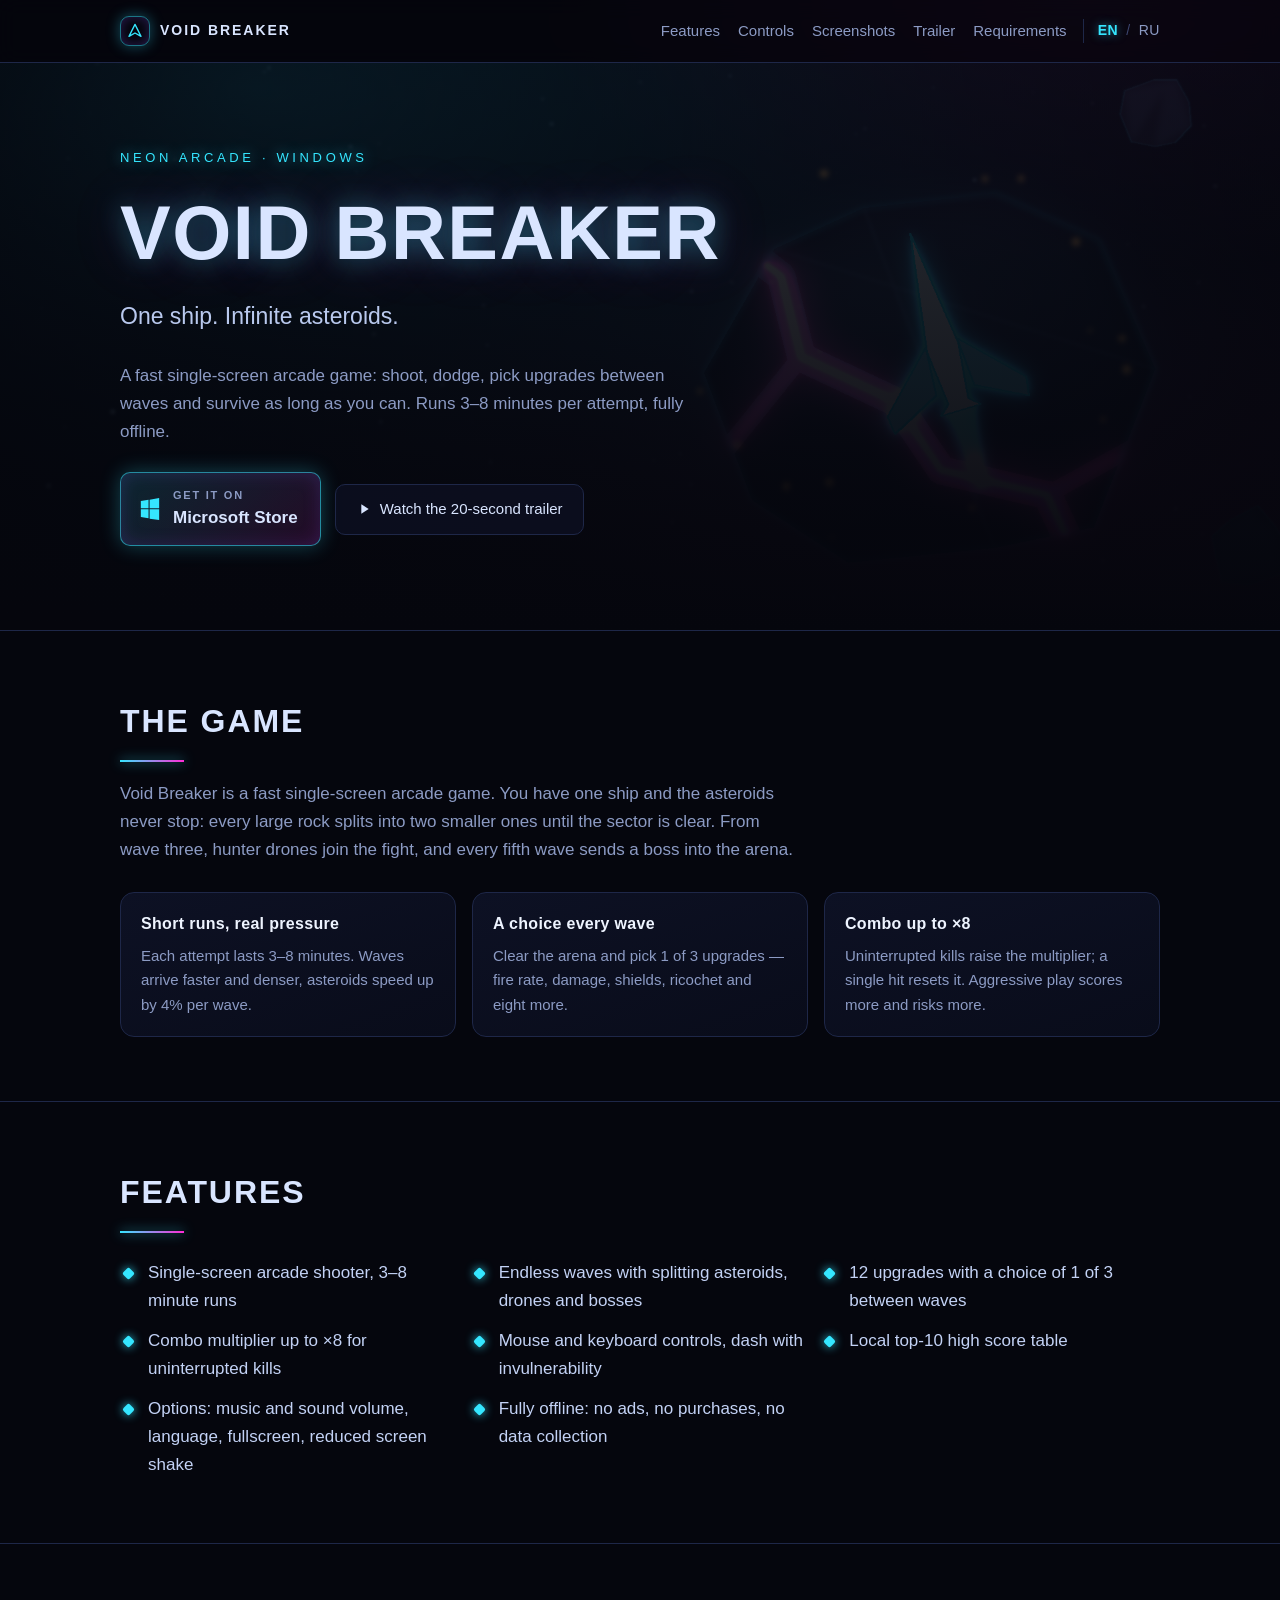
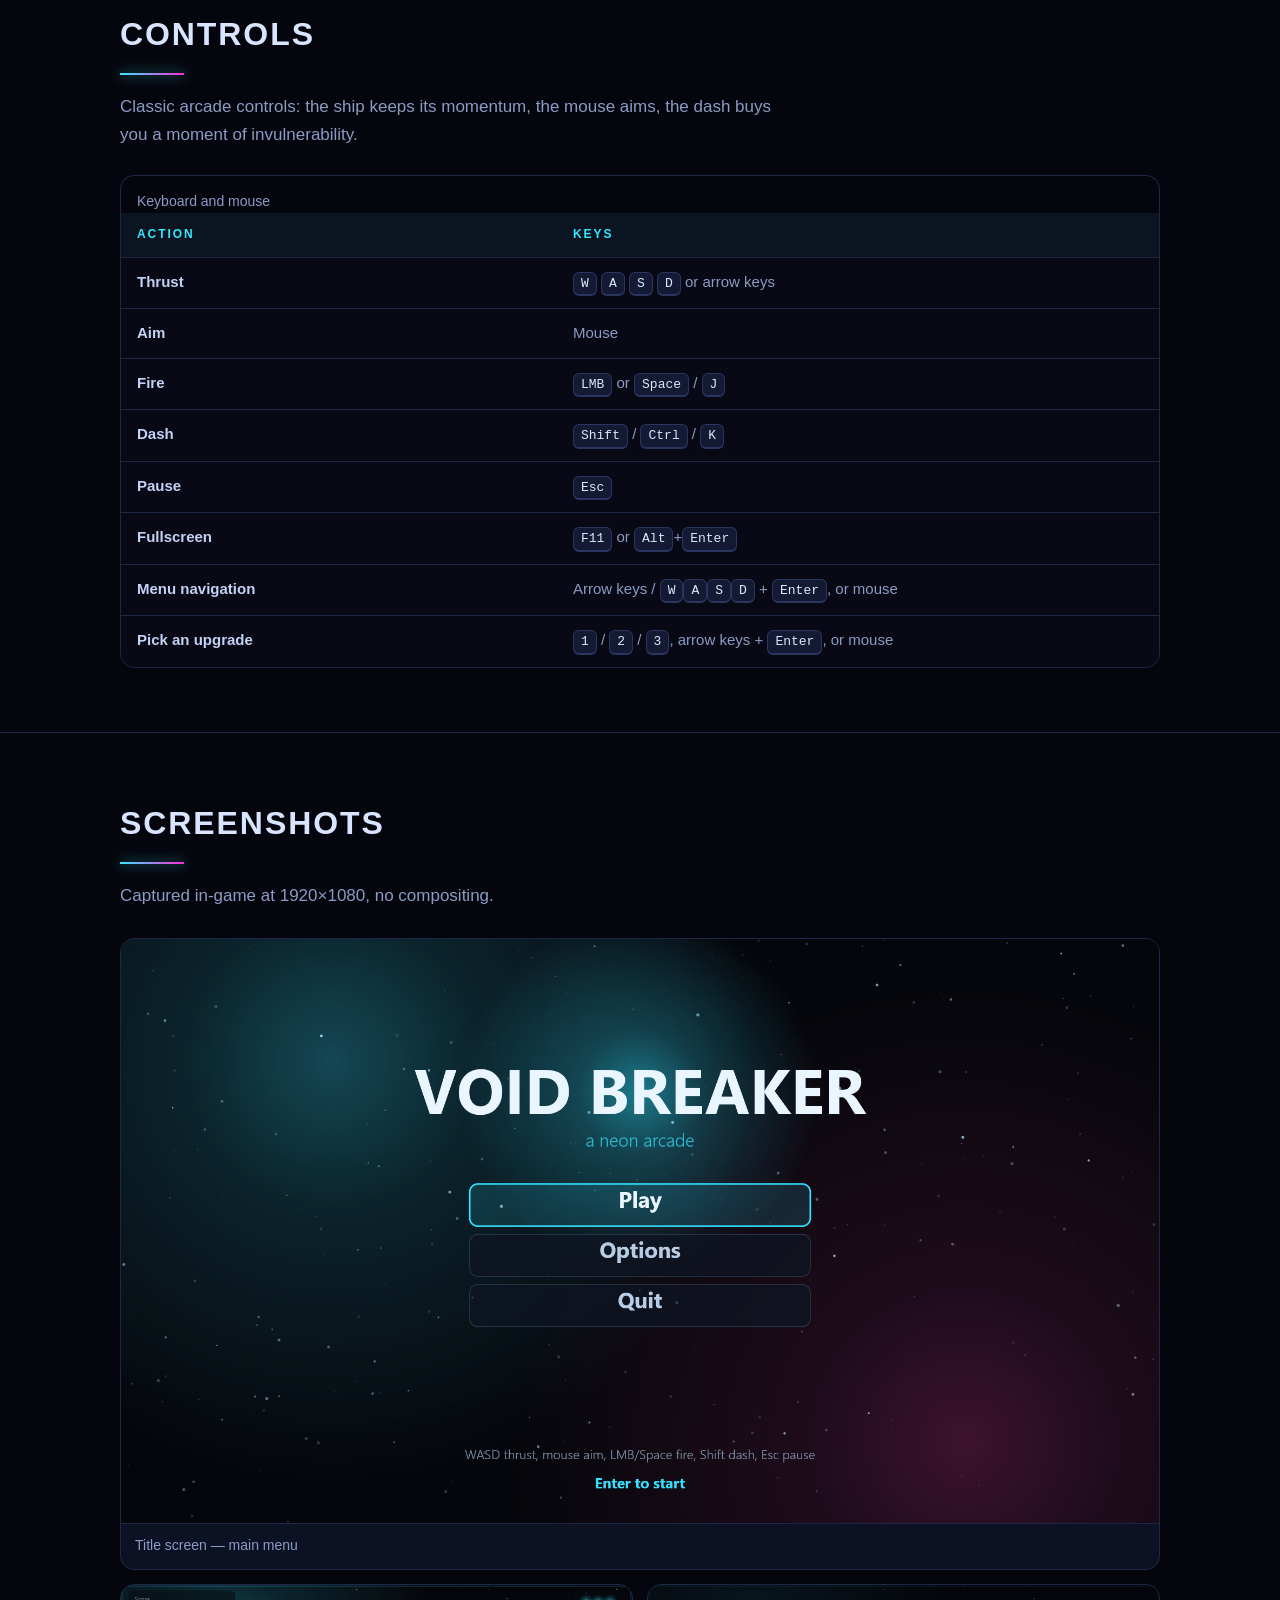
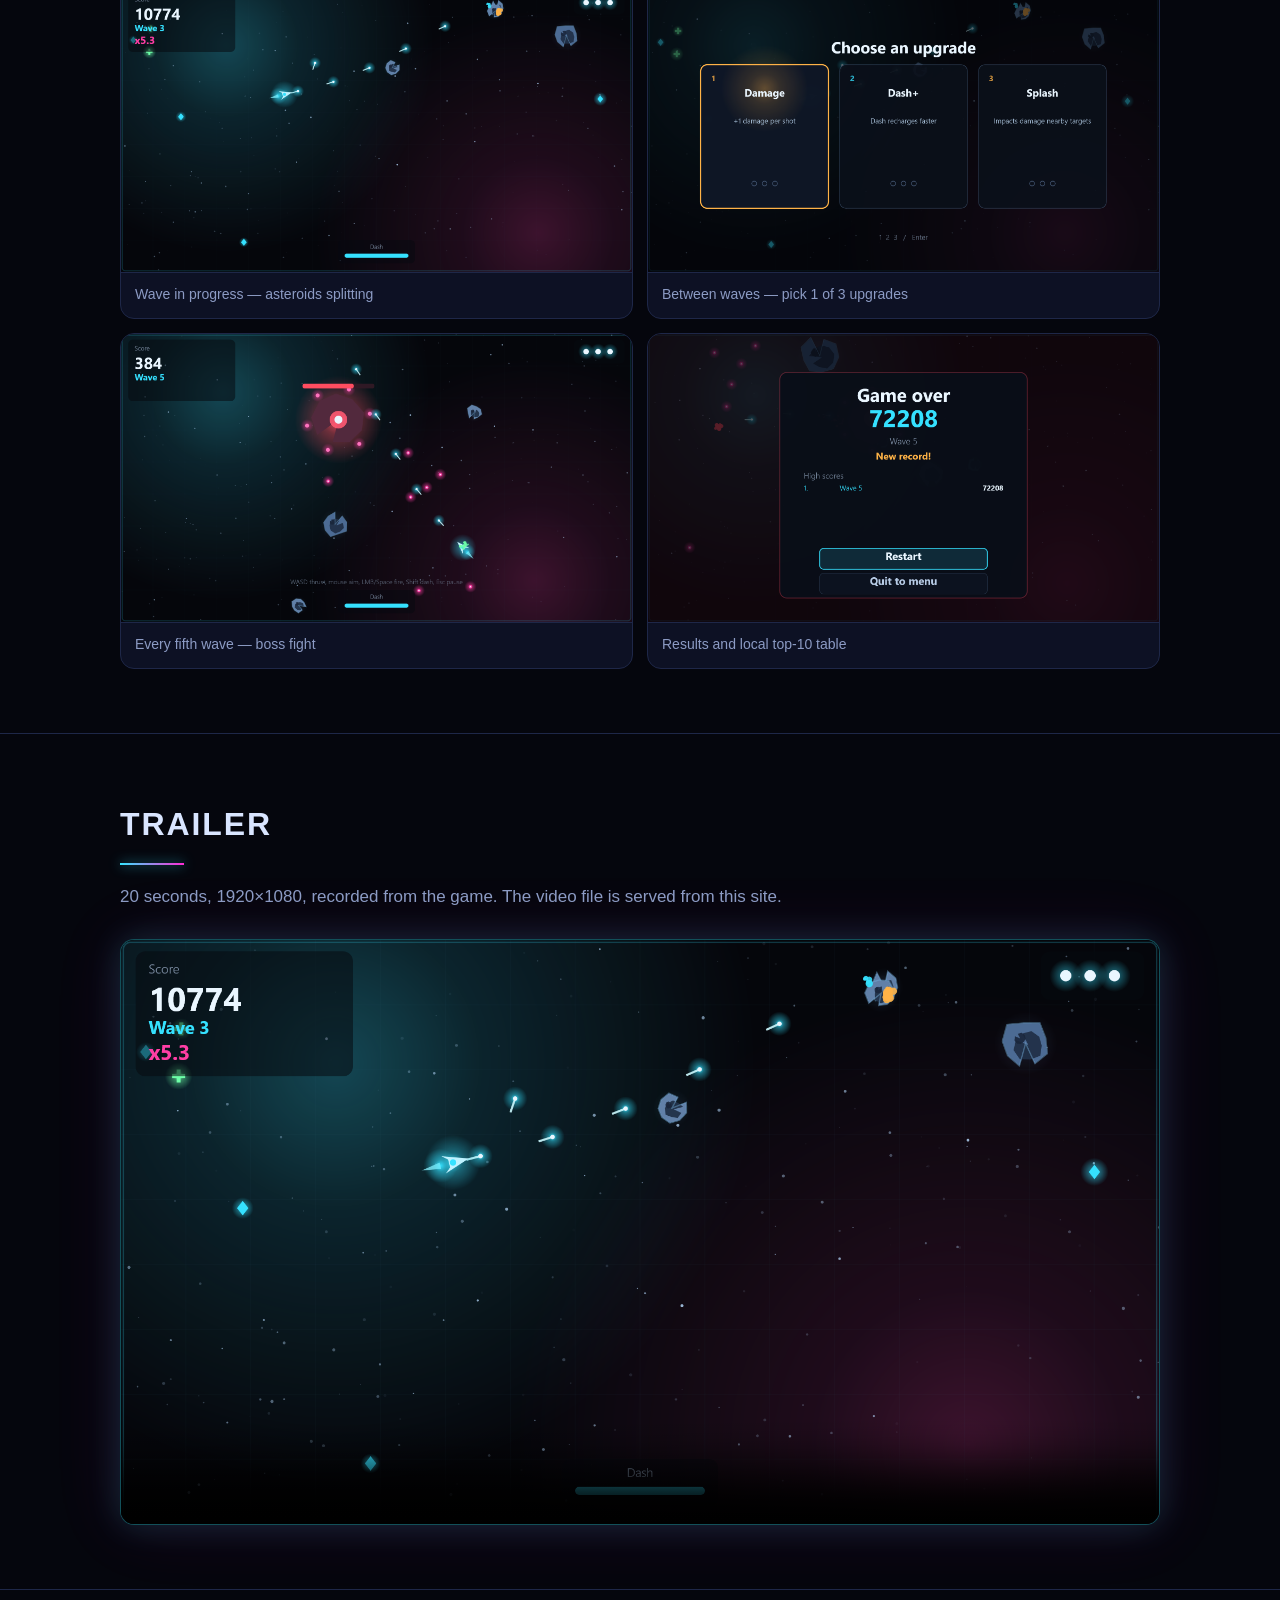
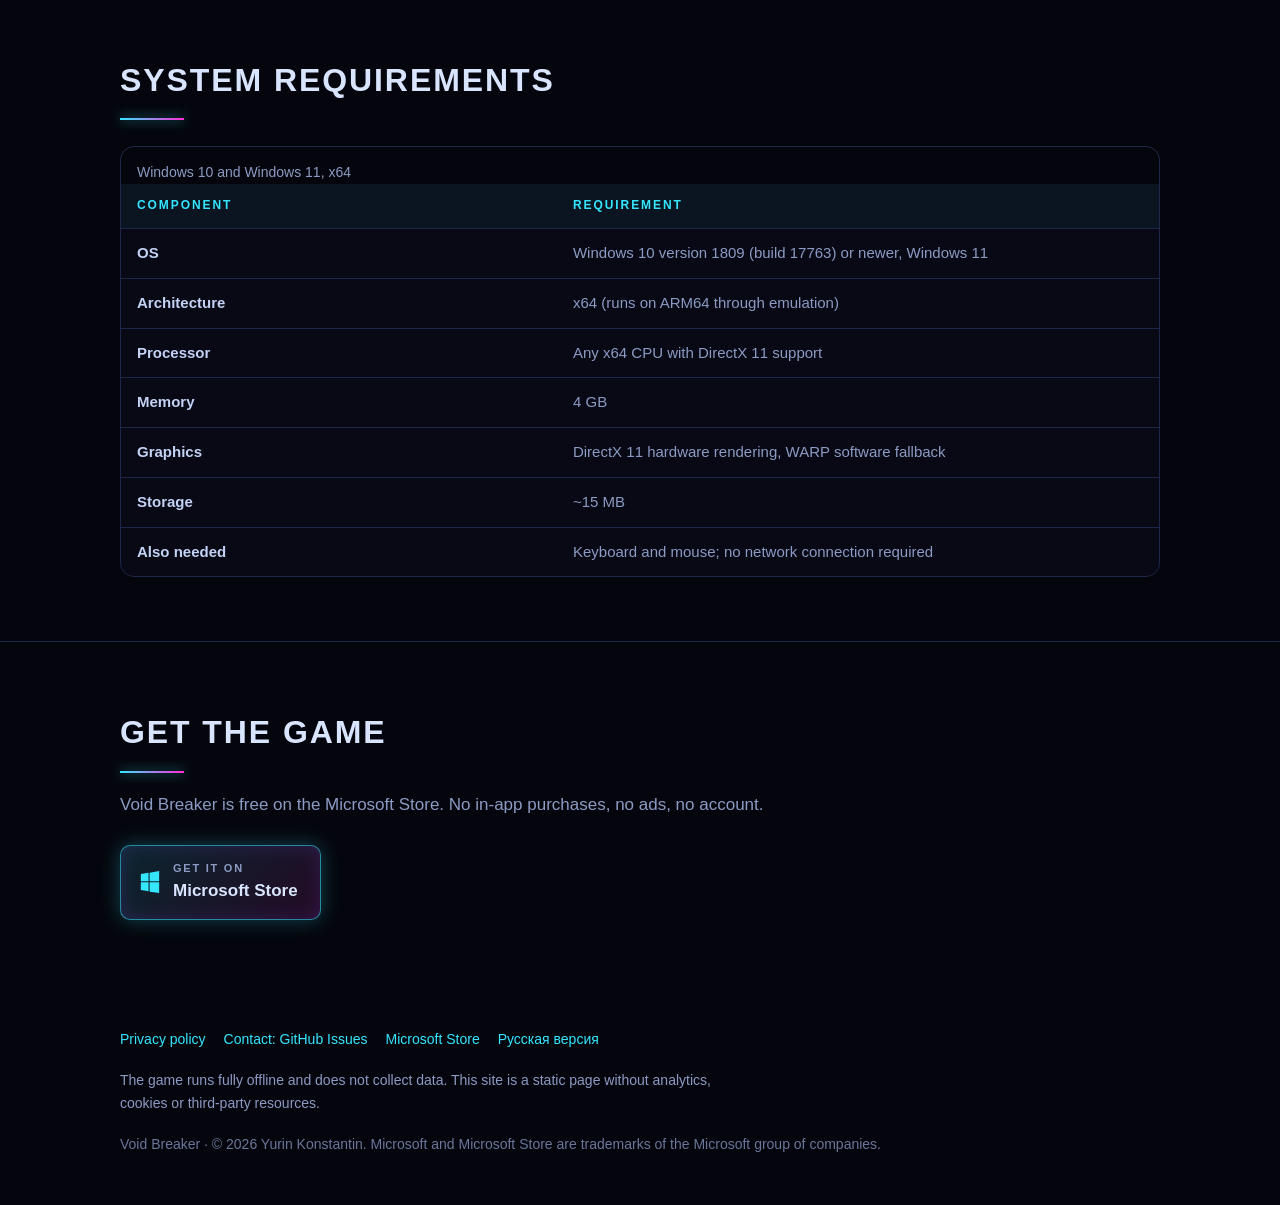
<file: index.html>
<!DOCTYPE html>
<html lang="en">
<head>
<meta charset="utf-8">
<meta name="viewport" content="width=device-width, initial-scale=1">
<title>Void Breaker — neon single-screen arcade for Windows</title>
<meta name="description" content="Void Breaker is a fast neon arcade game about one ship and endless asteroid waves. Shoot, dodge, pick upgrades between waves and survive as long as you can. Free on Microsoft Store.">
<link rel="canonical" href="https://yurinkonstantin.github.io/voidbreaker-site/">
<link rel="alternate" hreflang="en" href="https://yurinkonstantin.github.io/voidbreaker-site/">
<link rel="alternate" hreflang="ru" href="https://yurinkonstantin.github.io/voidbreaker-site/ru/">
<link rel="alternate" hreflang="x-default" href="https://yurinkonstantin.github.io/voidbreaker-site/">
<meta property="og:type" content="website">
<meta property="og:title" content="Void Breaker — neon single-screen arcade for Windows">
<meta property="og:description" content="One ship, endless asteroid waves. 12 upgrades, drones, bosses, local high scores. Fully offline, free on Microsoft Store.">
<meta property="og:url" content="https://yurinkonstantin.github.io/voidbreaker-site/">
<meta property="og:image" content="https://yurinkonstantin.github.io/voidbreaker-site/assets/img/hero-1920x1080.png">
<meta name="theme-color" content="#05060d">
<link rel="icon" href="assets/img/icon-512.png" type="image/png">
<link rel="stylesheet" href="styles.css">
</head>
<body>

<header class="site-header">
  <div class="wrap">
    <a class="brand" href="index.html">
      <span class="brand-mark" aria-hidden="true">
        <svg viewBox="0 0 24 24" fill="none" stroke="#35e6ff" stroke-width="2" stroke-linecap="round" stroke-linejoin="round"><path d="M12 2 21 20 12 15 3 20Z"/></svg>
      </span>
      Void Breaker
    </a>
    <nav class="main-nav" aria-label="Main navigation">
      <a href="#features">Features</a>
      <a href="#controls">Controls</a>
      <a href="#screenshots">Screenshots</a>
      <a href="#trailer">Trailer</a>
      <a href="#requirements">Requirements</a>
    </nav>
    <div class="lang-switch" aria-label="Language">
      <a href="index.html" class="is-active" hreflang="en" aria-current="page">EN</a>
      <span aria-hidden="true">/</span>
      <a href="ru/index.html" hreflang="ru" lang="ru">RU</a>
    </div>
  </div>
</header>

<main>

<section class="hero">
  <div class="hero-bg" aria-hidden="true"></div>
  <div class="wrap">
    <p class="eyebrow">Neon arcade · Windows</p>
    <h1>Void Breaker</h1>
    <p class="tagline">One ship. Infinite asteroids.</p>
    <p class="lede">A fast single-screen arcade game: shoot, dodge, pick upgrades between waves and survive as long as you can. Runs 3–8 minutes per attempt, fully offline.</p>
    <div class="hero-actions">
      <a class="store-button" href="https://apps.microsoft.com/detail/9MZBX6XLS8N0" rel="noopener">
        <svg viewBox="0 0 24 24" aria-hidden="true" fill="#35e6ff"><path d="M2 3.2 10.4 2v9.2H2Zm9.6-1.4L22 0v11.2h-10.4ZM2 12.4h8.4V22L2 20.8Zm9.6 0H22V24l-10.4-1.4Z"/></svg>
        <span>
          <small>Get it on</small>
          <strong>Microsoft Store</strong>
        </span>
      </a>
      <a class="ghost-button" href="#trailer">
        <svg viewBox="0 0 24 24" width="16" height="16" aria-hidden="true" fill="currentColor"><path d="M8 5v14l11-7Z"/></svg>
        Watch the 20-second trailer
      </a>
    </div>
  </div>
</section>

<section class="section" id="about">
  <div class="wrap">
    <h2>The game</h2>
    <p class="section-intro">Void Breaker is a fast single-screen arcade game. You have one ship and the asteroids never stop: every large rock splits into two smaller ones until the sector is clear. From wave three, hunter drones join the fight, and every fifth wave sends a boss into the arena.</p>
    <div class="grid-3">
      <div class="card">
        <h3>Short runs, real pressure</h3>
        <p>Each attempt lasts 3–8 minutes. Waves arrive faster and denser, asteroids speed up by 4% per wave.</p>
      </div>
      <div class="card">
        <h3>A choice every wave</h3>
        <p>Clear the arena and pick 1 of 3 upgrades — fire rate, damage, shields, ricochet and eight more.</p>
      </div>
      <div class="card">
        <h3>Combo up to ×8</h3>
        <p>Uninterrupted kills raise the multiplier; a single hit resets it. Aggressive play scores more and risks more.</p>
      </div>
    </div>
  </div>
</section>

<section class="section" id="features">
  <div class="wrap">
    <h2>Features</h2>
    <ul class="feature-list">
      <li>Single-screen arcade shooter, 3–8 minute runs</li>
      <li>Endless waves with splitting asteroids, drones and bosses</li>
      <li>12 upgrades with a choice of 1 of 3 between waves</li>
      <li>Combo multiplier up to ×8 for uninterrupted kills</li>
      <li>Mouse and keyboard controls, dash with invulnerability</li>
      <li>Local top-10 high score table</li>
      <li>Options: music and sound volume, language, fullscreen, reduced screen shake</li>
      <li>Fully offline: no ads, no purchases, no data collection</li>
    </ul>
  </div>
</section>

<section class="section" id="controls">
  <div class="wrap">
    <h2>Controls</h2>
    <p class="section-intro">Classic arcade controls: the ship keeps its momentum, the mouse aims, the dash buys you a moment of invulnerability.</p>
    <div class="table-scroll">
      <table>
        <caption>Keyboard and mouse</caption>
        <thead>
          <tr><th scope="col">Action</th><th scope="col">Keys</th></tr>
        </thead>
        <tbody>
          <tr><th scope="row">Thrust</th><td><kbd>W</kbd> <kbd>A</kbd> <kbd>S</kbd> <kbd>D</kbd> or arrow keys</td></tr>
          <tr><th scope="row">Aim</th><td>Mouse</td></tr>
          <tr><th scope="row">Fire</th><td><kbd>LMB</kbd> or <kbd>Space</kbd> / <kbd>J</kbd></td></tr>
          <tr><th scope="row">Dash</th><td><kbd>Shift</kbd> / <kbd>Ctrl</kbd> / <kbd>K</kbd></td></tr>
          <tr><th scope="row">Pause</th><td><kbd>Esc</kbd></td></tr>
          <tr><th scope="row">Fullscreen</th><td><kbd>F11</kbd> or <kbd>Alt</kbd>+<kbd>Enter</kbd></td></tr>
          <tr><th scope="row">Menu navigation</th><td>Arrow keys / <kbd>W</kbd><kbd>A</kbd><kbd>S</kbd><kbd>D</kbd> + <kbd>Enter</kbd>, or mouse</td></tr>
          <tr><th scope="row">Pick an upgrade</th><td><kbd>1</kbd> / <kbd>2</kbd> / <kbd>3</kbd>, arrow keys + <kbd>Enter</kbd>, or mouse</td></tr>
        </tbody>
      </table>
    </div>
  </div>
</section>

<section class="section" id="screenshots">
  <div class="wrap">
    <h2>Screenshots</h2>
    <p class="section-intro">Captured in-game at 1920×1080, no compositing.</p>
    <div class="gallery">
      <figure class="shot">
        <img src="assets/shots/en/01-title.png" width="1920" height="1080" loading="lazy" alt="Void Breaker title screen with the neon logo and main menu">
        <figcaption>Title screen — main menu</figcaption>
      </figure>
      <figure class="shot">
        <img src="assets/shots/en/02-wave.png" width="1920" height="1080" loading="lazy" alt="Combat during a wave: the ship firing at splitting asteroids">
        <figcaption>Wave in progress — asteroids splitting</figcaption>
      </figure>
      <figure class="shot">
        <img src="assets/shots/en/03-upgrade.png" width="1920" height="1080" loading="lazy" alt="Upgrade selection screen with three cards">
        <figcaption>Between waves — pick 1 of 3 upgrades</figcaption>
      </figure>
      <figure class="shot">
        <img src="assets/shots/en/04-boss.png" width="1920" height="1080" loading="lazy" alt="Boss fight on the arena with drone escorts">
        <figcaption>Every fifth wave — boss fight</figcaption>
      </figure>
      <figure class="shot">
        <img src="assets/shots/en/05-results.png" width="1920" height="1080" loading="lazy" alt="Results screen with the score and the local top-10 table">
        <figcaption>Results and local top-10 table</figcaption>
      </figure>
    </div>
  </div>
</section>

<section class="section" id="trailer">
  <div class="wrap">
    <h2>Trailer</h2>
    <p class="section-intro">20 seconds, 1920×1080, recorded from the game. The video file is served from this site.</p>
    <div class="video-frame">
      <video controls preload="none" poster="assets/img/poster-en.png" width="1920" height="1080">
        <source src="assets/video/voidbreaker-trailer.mp4" type="video/mp4">
        Your browser cannot play this video. <a href="assets/video/voidbreaker-trailer.mp4">Download the trailer (MP4, 2.8 MB)</a>.
      </video>
    </div>
  </div>
</section>

<section class="section" id="requirements">
  <div class="wrap">
    <h2>System requirements</h2>
    <div class="table-scroll">
      <table>
        <caption>Windows 10 and Windows 11, x64</caption>
        <thead>
          <tr><th scope="col">Component</th><th scope="col">Requirement</th></tr>
        </thead>
        <tbody>
          <tr><th scope="row">OS</th><td>Windows 10 version 1809 (build 17763) or newer, Windows 11</td></tr>
          <tr><th scope="row">Architecture</th><td>x64 (runs on ARM64 through emulation)</td></tr>
          <tr><th scope="row">Processor</th><td>Any x64 CPU with DirectX 11 support</td></tr>
          <tr><th scope="row">Memory</th><td>4 GB</td></tr>
          <tr><th scope="row">Graphics</th><td>DirectX 11 hardware rendering, WARP software fallback</td></tr>
          <tr><th scope="row">Storage</th><td>~15 MB</td></tr>
          <tr><th scope="row">Also needed</th><td>Keyboard and mouse; no network connection required</td></tr>
        </tbody>
      </table>
    </div>
  </div>
</section>

<section class="section" id="get">
  <div class="wrap">
    <h2>Get the game</h2>
    <p class="section-intro">Void Breaker is free on the Microsoft Store. No in-app purchases, no ads, no account.</p>
    <div class="hero-actions" style="margin-top:26px">
      <a class="store-button" href="https://apps.microsoft.com/detail/9MZBX6XLS8N0" rel="noopener">
        <svg viewBox="0 0 24 24" aria-hidden="true" fill="#35e6ff"><path d="M2 3.2 10.4 2v9.2H2Zm9.6-1.4L22 0v11.2h-10.4ZM2 12.4h8.4V22L2 20.8Zm9.6 0H22V24l-10.4-1.4Z"/></svg>
        <span>
          <small>Get it on</small>
          <strong>Microsoft Store</strong>
        </span>
      </a>
    </div>
  </div>
</section>

</main>

<footer class="site-footer">
  <div class="wrap">
    <div class="footer-links">
      <a href="privacy.html">Privacy policy</a>
      <a href="https://github.com/YurinKonstantin/voidbreaker-site/issues" rel="noopener">Contact: GitHub Issues</a>
      <a href="https://apps.microsoft.com/detail/9MZBX6XLS8N0" rel="noopener">Microsoft Store</a>
      <a href="ru/index.html" hreflang="ru" lang="ru">Русская версия</a>
    </div>
    <p class="footer-note">The game runs fully offline and does not collect data. This site is a static page without analytics, cookies or third-party resources.</p>
    <p class="footer-legal">Void Breaker · © 2026 Yurin Konstantin. Microsoft and Microsoft Store are trademarks of the Microsoft group of companies.</p>
  </div>
</footer>

</body>
</html>
</file>
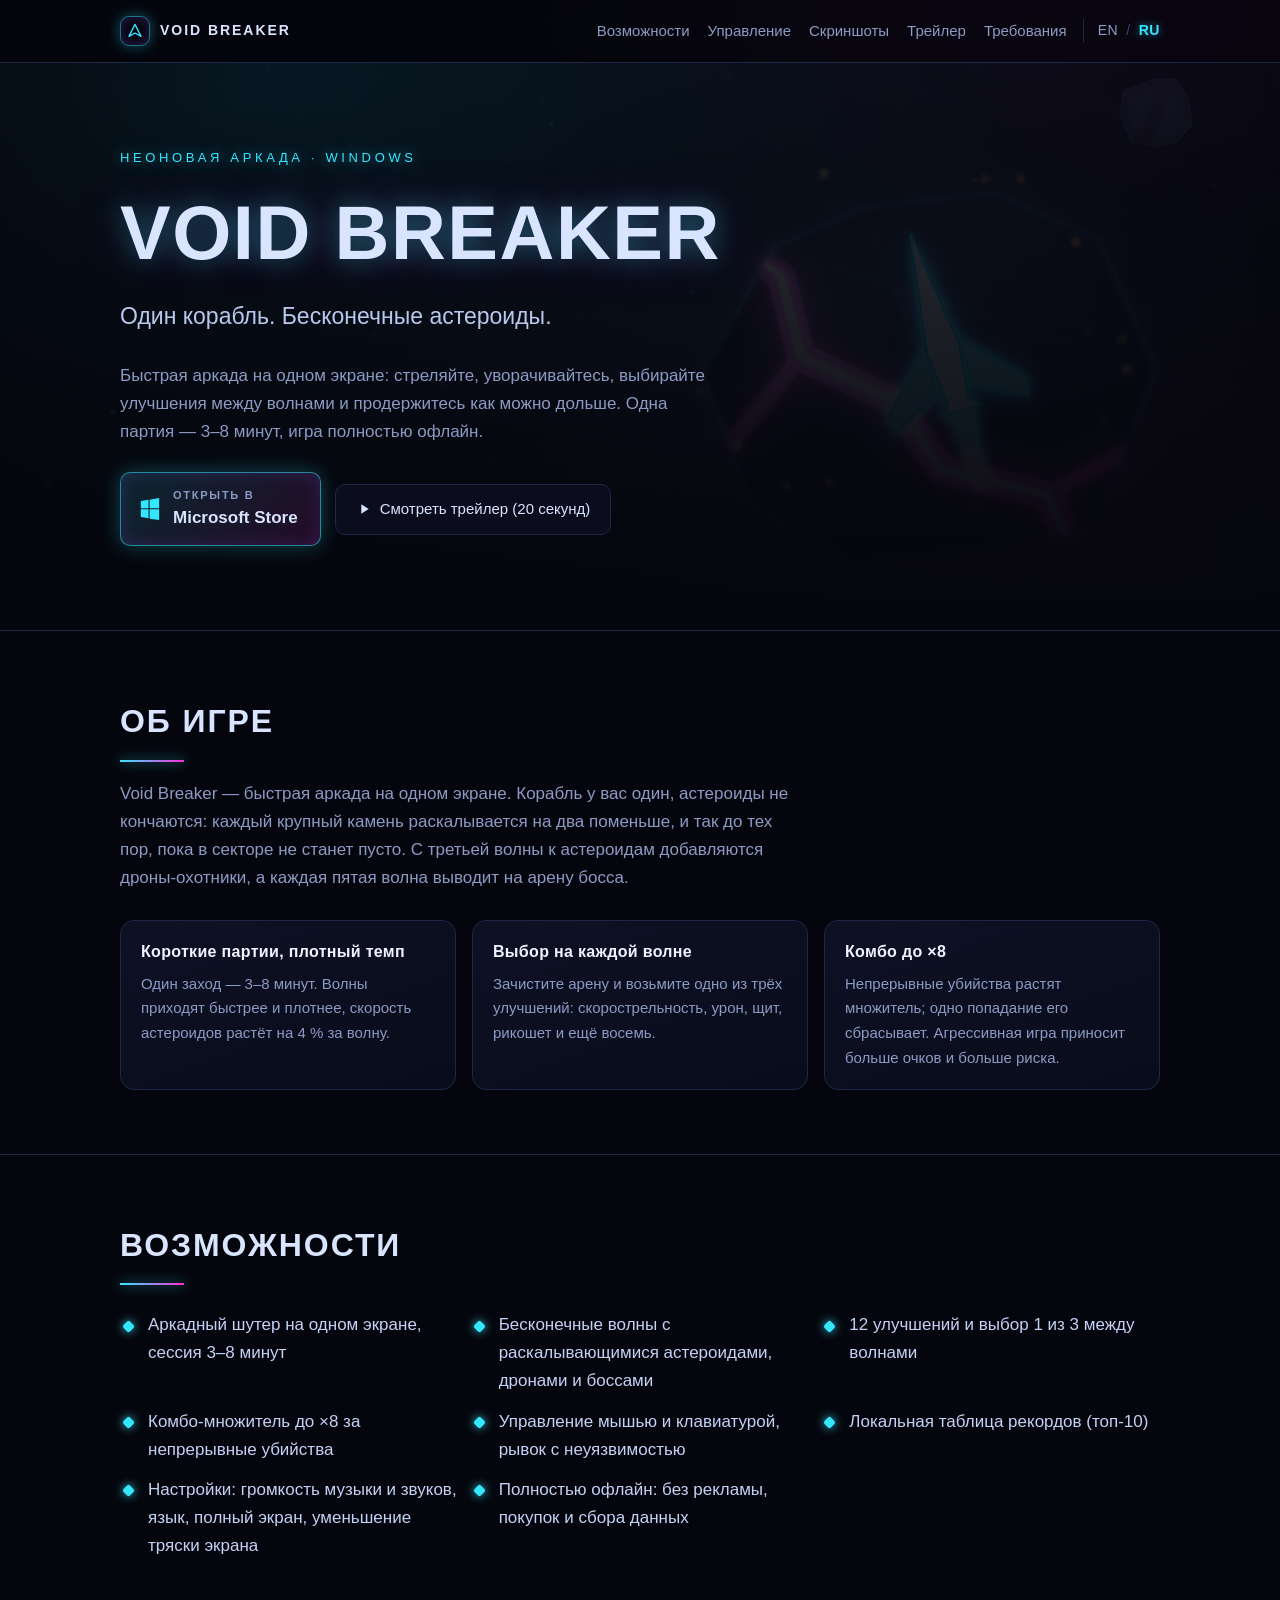
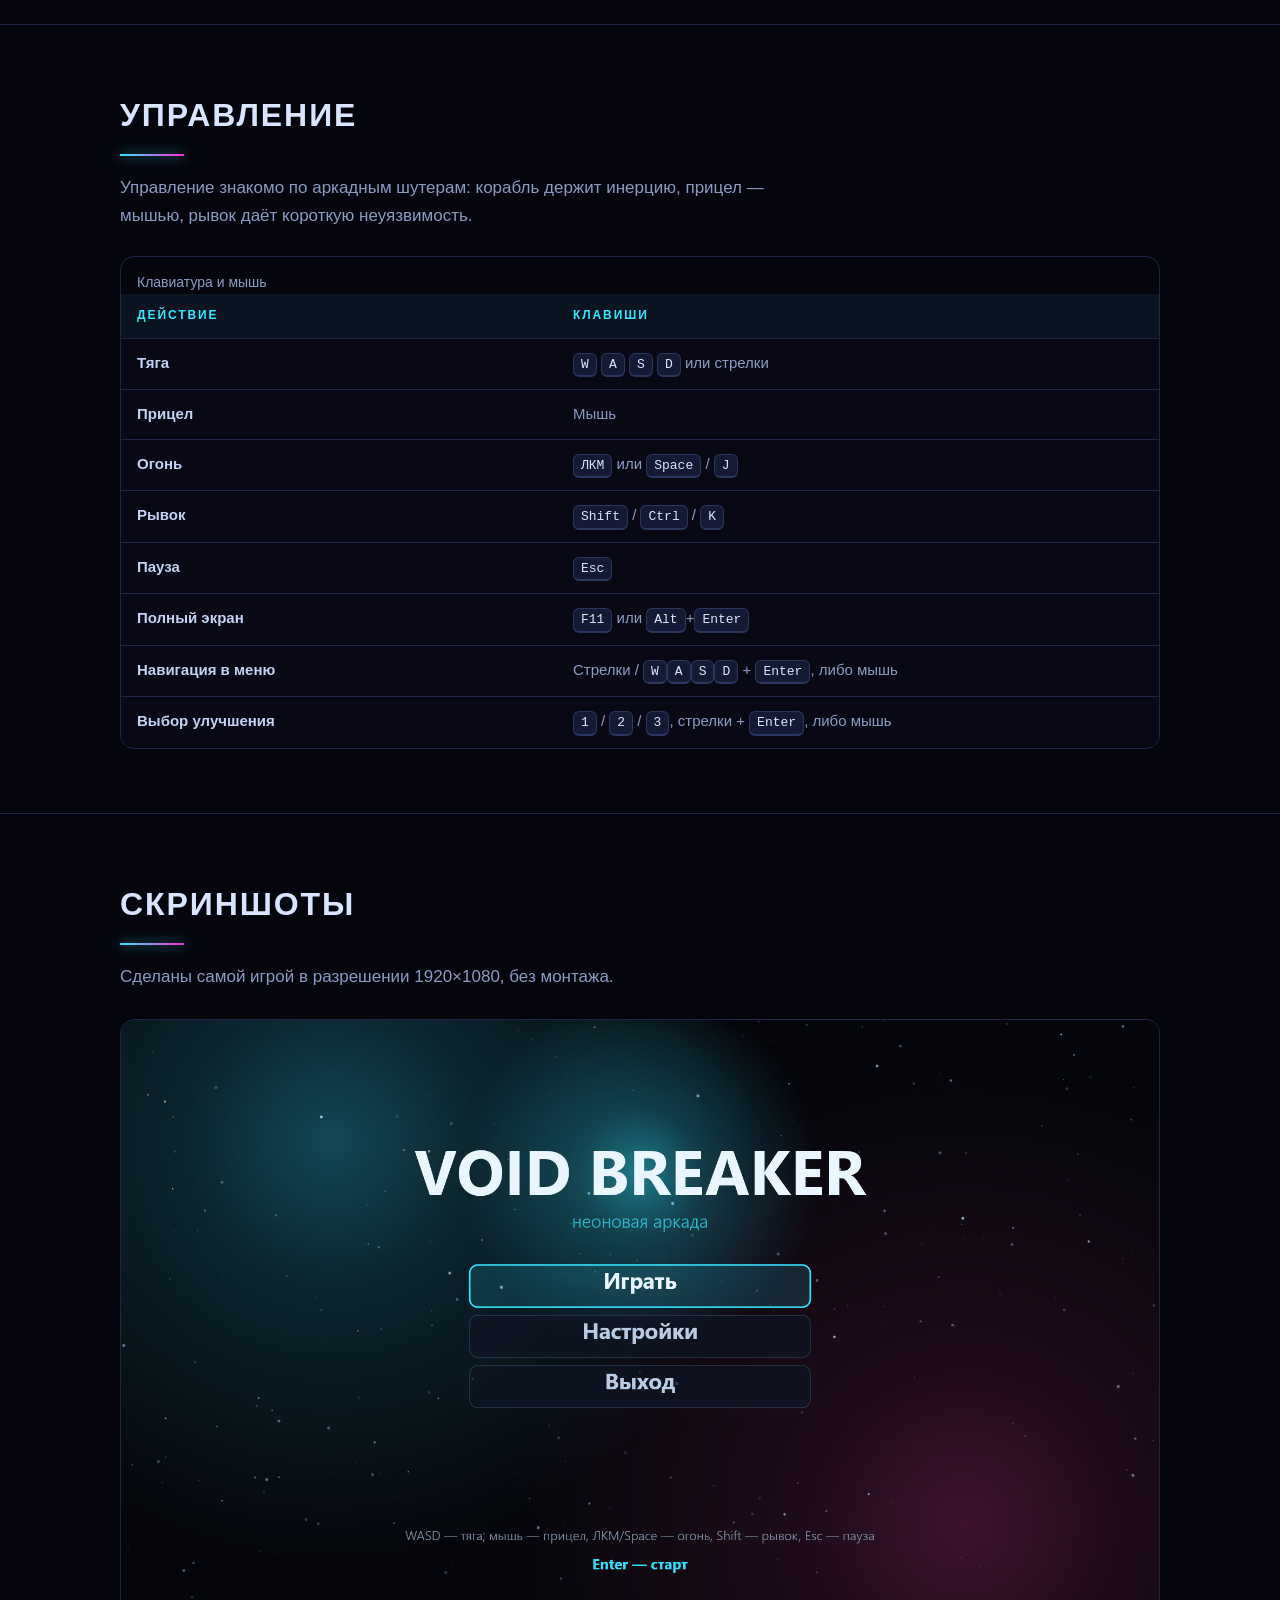
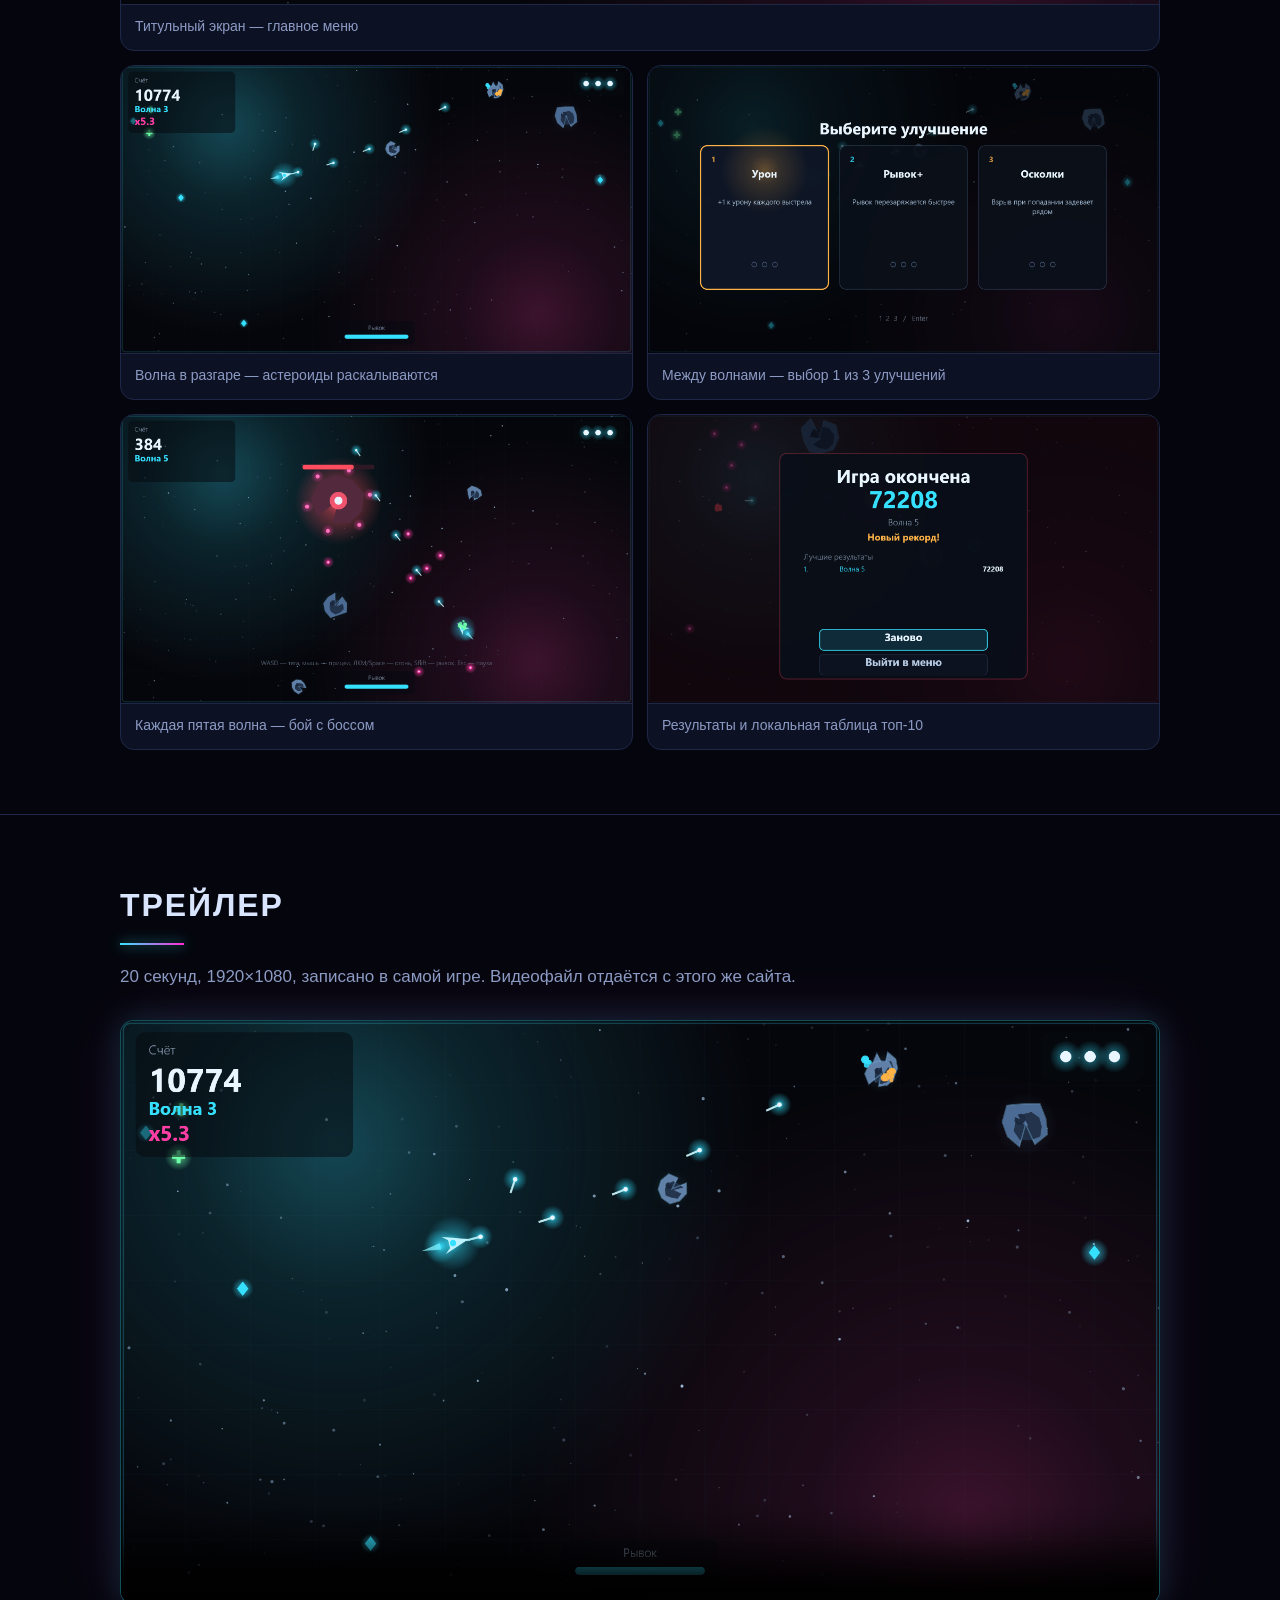
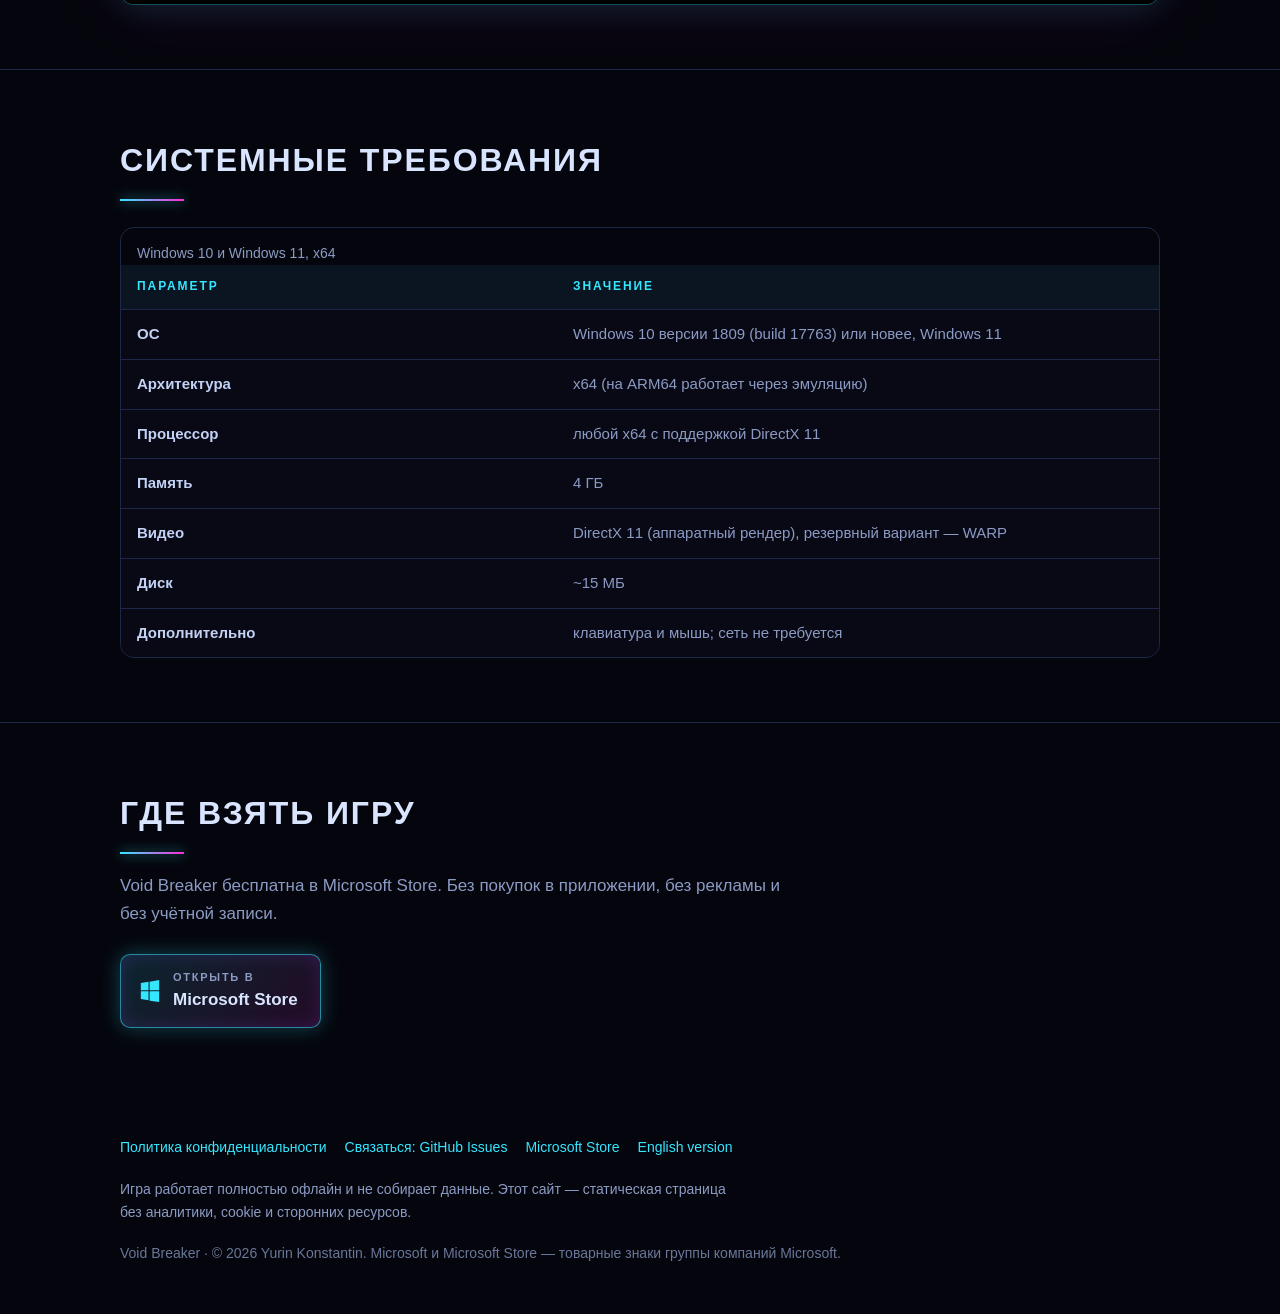
<file: ru/index.html>
<!DOCTYPE html>
<html lang="ru">
<head>
<meta charset="utf-8">
<meta name="viewport" content="width=device-width, initial-scale=1">
<title>Void Breaker — неоновая аркада для Windows</title>
<meta name="description" content="Void Breaker — быстрая неоновая аркада про один корабль и бесконечные волны астероидов. Стреляйте, уворачивайтесь, выбирайте улучшения между волнами и продержитесь как можно дольше. Бесплатно в Microsoft Store.">
<link rel="canonical" href="https://yurinkonstantin.github.io/voidbreaker-site/ru/">
<link rel="alternate" hreflang="en" href="https://yurinkonstantin.github.io/voidbreaker-site/">
<link rel="alternate" hreflang="ru" href="https://yurinkonstantin.github.io/voidbreaker-site/ru/">
<link rel="alternate" hreflang="x-default" href="https://yurinkonstantin.github.io/voidbreaker-site/">
<meta property="og:type" content="website">
<meta property="og:title" content="Void Breaker — неоновая аркада для Windows">
<meta property="og:description" content="Один корабль, бесконечные астероиды. 12 улучшений, дроны, боссы, локальные рекорды. Полностью офлайн, бесплатно в Microsoft Store.">
<meta property="og:url" content="https://yurinkonstantin.github.io/voidbreaker-site/ru/">
<meta property="og:image" content="https://yurinkonstantin.github.io/voidbreaker-site/assets/img/hero-1920x1080.png">
<meta property="og:locale" content="ru_RU">
<meta name="theme-color" content="#05060d">
<link rel="icon" href="../assets/img/icon-512.png" type="image/png">
<link rel="stylesheet" href="../styles.css">
</head>
<body>

<header class="site-header">
  <div class="wrap">
    <a class="brand" href="index.html">
      <span class="brand-mark" aria-hidden="true">
        <svg viewBox="0 0 24 24" fill="none" stroke="#35e6ff" stroke-width="2" stroke-linecap="round" stroke-linejoin="round"><path d="M12 2 21 20 12 15 3 20Z"/></svg>
      </span>
      Void Breaker
    </a>
    <nav class="main-nav" aria-label="Основная навигация">
      <a href="#features">Возможности</a>
      <a href="#controls">Управление</a>
      <a href="#screenshots">Скриншоты</a>
      <a href="#trailer">Трейлер</a>
      <a href="#requirements">Требования</a>
    </nav>
    <div class="lang-switch" aria-label="Язык">
      <a href="../index.html" hreflang="en" lang="en">EN</a>
      <span aria-hidden="true">/</span>
      <a href="index.html" class="is-active" hreflang="ru" aria-current="page">RU</a>
    </div>
  </div>
</header>

<main>

<section class="hero">
  <div class="hero-bg" aria-hidden="true"></div>
  <div class="wrap">
    <p class="eyebrow">Неоновая аркада · Windows</p>
    <h1>Void Breaker</h1>
    <p class="tagline">Один корабль. Бесконечные астероиды.</p>
    <p class="lede">Быстрая аркада на одном экране: стреляйте, уворачивайтесь, выбирайте улучшения между волнами и продержитесь как можно дольше. Одна партия — 3–8 минут, игра полностью офлайн.</p>
    <div class="hero-actions">
      <a class="store-button" href="https://apps.microsoft.com/detail/9MZBX6XLS8N0" rel="noopener">
        <svg viewBox="0 0 24 24" aria-hidden="true" fill="#35e6ff"><path d="M2 3.2 10.4 2v9.2H2Zm9.6-1.4L22 0v11.2h-10.4ZM2 12.4h8.4V22L2 20.8Zm9.6 0H22V24l-10.4-1.4Z"/></svg>
        <span>
          <small>Открыть в</small>
          <strong>Microsoft Store</strong>
        </span>
      </a>
      <a class="ghost-button" href="#trailer">
        <svg viewBox="0 0 24 24" width="16" height="16" aria-hidden="true" fill="currentColor"><path d="M8 5v14l11-7Z"/></svg>
        Смотреть трейлер (20 секунд)
      </a>
    </div>
  </div>
</section>

<section class="section" id="about">
  <div class="wrap">
    <h2>Об игре</h2>
    <p class="section-intro">Void Breaker — быстрая аркада на одном экране. Корабль у вас один, астероиды не кончаются: каждый крупный камень раскалывается на два поменьше, и так до тех пор, пока в секторе не станет пусто. С третьей волны к астероидам добавляются дроны-охотники, а каждая пятая волна выводит на арену босса.</p>
    <div class="grid-3">
      <div class="card">
        <h3>Короткие партии, плотный темп</h3>
        <p>Один заход — 3–8 минут. Волны приходят быстрее и плотнее, скорость астероидов растёт на 4 % за волну.</p>
      </div>
      <div class="card">
        <h3>Выбор на каждой волне</h3>
        <p>Зачистите арену и возьмите одно из трёх улучшений: скорострельность, урон, щит, рикошет и ещё восемь.</p>
      </div>
      <div class="card">
        <h3>Комбо до ×8</h3>
        <p>Непрерывные убийства растят множитель; одно попадание его сбрасывает. Агрессивная игра приносит больше очков и больше риска.</p>
      </div>
    </div>
  </div>
</section>

<section class="section" id="features">
  <div class="wrap">
    <h2>Возможности</h2>
    <ul class="feature-list">
      <li>Аркадный шутер на одном экране, сессия 3–8 минут</li>
      <li>Бесконечные волны с раскалывающимися астероидами, дронами и боссами</li>
      <li>12 улучшений и выбор 1 из 3 между волнами</li>
      <li>Комбо-множитель до ×8 за непрерывные убийства</li>
      <li>Управление мышью и клавиатурой, рывок с неуязвимостью</li>
      <li>Локальная таблица рекордов (топ-10)</li>
      <li>Настройки: громкость музыки и звуков, язык, полный экран, уменьшение тряски экрана</li>
      <li>Полностью офлайн: без рекламы, покупок и сбора данных</li>
    </ul>
  </div>
</section>

<section class="section" id="controls">
  <div class="wrap">
    <h2>Управление</h2>
    <p class="section-intro">Управление знакомо по аркадным шутерам: корабль держит инерцию, прицел — мышью, рывок даёт короткую неуязвимость.</p>
    <div class="table-scroll">
      <table>
        <caption>Клавиатура и мышь</caption>
        <thead>
          <tr><th scope="col">Действие</th><th scope="col">Клавиши</th></tr>
        </thead>
        <tbody>
          <tr><th scope="row">Тяга</th><td><kbd>W</kbd> <kbd>A</kbd> <kbd>S</kbd> <kbd>D</kbd> или стрелки</td></tr>
          <tr><th scope="row">Прицел</th><td>Мышь</td></tr>
          <tr><th scope="row">Огонь</th><td><kbd>ЛКМ</kbd> или <kbd>Space</kbd> / <kbd>J</kbd></td></tr>
          <tr><th scope="row">Рывок</th><td><kbd>Shift</kbd> / <kbd>Ctrl</kbd> / <kbd>K</kbd></td></tr>
          <tr><th scope="row">Пауза</th><td><kbd>Esc</kbd></td></tr>
          <tr><th scope="row">Полный экран</th><td><kbd>F11</kbd> или <kbd>Alt</kbd>+<kbd>Enter</kbd></td></tr>
          <tr><th scope="row">Навигация в меню</th><td>Стрелки / <kbd>W</kbd><kbd>A</kbd><kbd>S</kbd><kbd>D</kbd> + <kbd>Enter</kbd>, либо мышь</td></tr>
          <tr><th scope="row">Выбор улучшения</th><td><kbd>1</kbd> / <kbd>2</kbd> / <kbd>3</kbd>, стрелки + <kbd>Enter</kbd>, либо мышь</td></tr>
        </tbody>
      </table>
    </div>
  </div>
</section>

<section class="section" id="screenshots">
  <div class="wrap">
    <h2>Скриншоты</h2>
    <p class="section-intro">Сделаны самой игрой в разрешении 1920×1080, без монтажа.</p>
    <div class="gallery">
      <figure class="shot">
        <img src="../assets/shots/ru/01-title.png" width="1920" height="1080" loading="lazy" alt="Титульный экран Void Breaker с неоновым логотипом и главным меню">
        <figcaption>Титульный экран — главное меню</figcaption>
      </figure>
      <figure class="shot">
        <img src="../assets/shots/ru/02-wave.png" width="1920" height="1080" loading="lazy" alt="Бой во время волны: корабль стреляет по раскалывающимся астероидам">
        <figcaption>Волна в разгаре — астероиды раскалываются</figcaption>
      </figure>
      <figure class="shot">
        <img src="../assets/shots/ru/03-upgrade.png" width="1920" height="1080" loading="lazy" alt="Экран выбора улучшений с тремя карточками">
        <figcaption>Между волнами — выбор 1 из 3 улучшений</figcaption>
      </figure>
      <figure class="shot">
        <img src="../assets/shots/ru/04-boss.png" width="1920" height="1080" loading="lazy" alt="Бой с боссом на арене с дронами сопровождения">
        <figcaption>Каждая пятая волна — бой с боссом</figcaption>
      </figure>
      <figure class="shot">
        <img src="../assets/shots/ru/05-results.png" width="1920" height="1080" loading="lazy" alt="Экран результатов со счётом и локальной таблицей топ-10">
        <figcaption>Результаты и локальная таблица топ-10</figcaption>
      </figure>
    </div>
  </div>
</section>

<section class="section" id="trailer">
  <div class="wrap">
    <h2>Трейлер</h2>
    <p class="section-intro">20 секунд, 1920×1080, записано в самой игре. Видеофайл отдаётся с этого же сайта.</p>
    <div class="video-frame">
      <video controls preload="none" poster="../assets/img/poster-ru.png" width="1920" height="1080">
        <source src="../assets/video/voidbreaker-trailer.mp4" type="video/mp4">
        Браузер не может воспроизвести видео. <a href="../assets/video/voidbreaker-trailer.mp4">Скачать трейлер (MP4, 2,8 МБ)</a>.
      </video>
    </div>
  </div>
</section>

<section class="section" id="requirements">
  <div class="wrap">
    <h2>Системные требования</h2>
    <div class="table-scroll">
      <table>
        <caption>Windows 10 и Windows 11, x64</caption>
        <thead>
          <tr><th scope="col">Параметр</th><th scope="col">Значение</th></tr>
        </thead>
        <tbody>
          <tr><th scope="row">ОС</th><td>Windows 10 версии 1809 (build 17763) или новее, Windows 11</td></tr>
          <tr><th scope="row">Архитектура</th><td>x64 (на ARM64 работает через эмуляцию)</td></tr>
          <tr><th scope="row">Процессор</th><td>любой x64 с поддержкой DirectX 11</td></tr>
          <tr><th scope="row">Память</th><td>4 ГБ</td></tr>
          <tr><th scope="row">Видео</th><td>DirectX 11 (аппаратный рендер), резервный вариант — WARP</td></tr>
          <tr><th scope="row">Диск</th><td>~15 МБ</td></tr>
          <tr><th scope="row">Дополнительно</th><td>клавиатура и мышь; сеть не требуется</td></tr>
        </tbody>
      </table>
    </div>
  </div>
</section>

<section class="section" id="get">
  <div class="wrap">
    <h2>Где взять игру</h2>
    <p class="section-intro">Void Breaker бесплатна в Microsoft Store. Без покупок в приложении, без рекламы и без учётной записи.</p>
    <div class="hero-actions" style="margin-top:26px">
      <a class="store-button" href="https://apps.microsoft.com/detail/9MZBX6XLS8N0" rel="noopener">
        <svg viewBox="0 0 24 24" aria-hidden="true" fill="#35e6ff"><path d="M2 3.2 10.4 2v9.2H2Zm9.6-1.4L22 0v11.2h-10.4ZM2 12.4h8.4V22L2 20.8Zm9.6 0H22V24l-10.4-1.4Z"/></svg>
        <span>
          <small>Открыть в</small>
          <strong>Microsoft Store</strong>
        </span>
      </a>
    </div>
  </div>
</section>

</main>

<footer class="site-footer">
  <div class="wrap">
    <div class="footer-links">
      <a href="privacy.html">Политика конфиденциальности</a>
      <a href="https://github.com/YurinKonstantin/voidbreaker-site/issues" rel="noopener">Связаться: GitHub Issues</a>
      <a href="https://apps.microsoft.com/detail/9MZBX6XLS8N0" rel="noopener">Microsoft Store</a>
      <a href="../index.html" hreflang="en" lang="en">English version</a>
    </div>
    <p class="footer-note">Игра работает полностью офлайн и не собирает данные. Этот сайт — статическая страница без аналитики, cookie и сторонних ресурсов.</p>
    <p class="footer-legal">Void Breaker · © 2026 Yurin Konstantin. Microsoft и Microsoft Store — товарные знаки группы компаний Microsoft.</p>
  </div>
</footer>

</body>
</html>
</file>
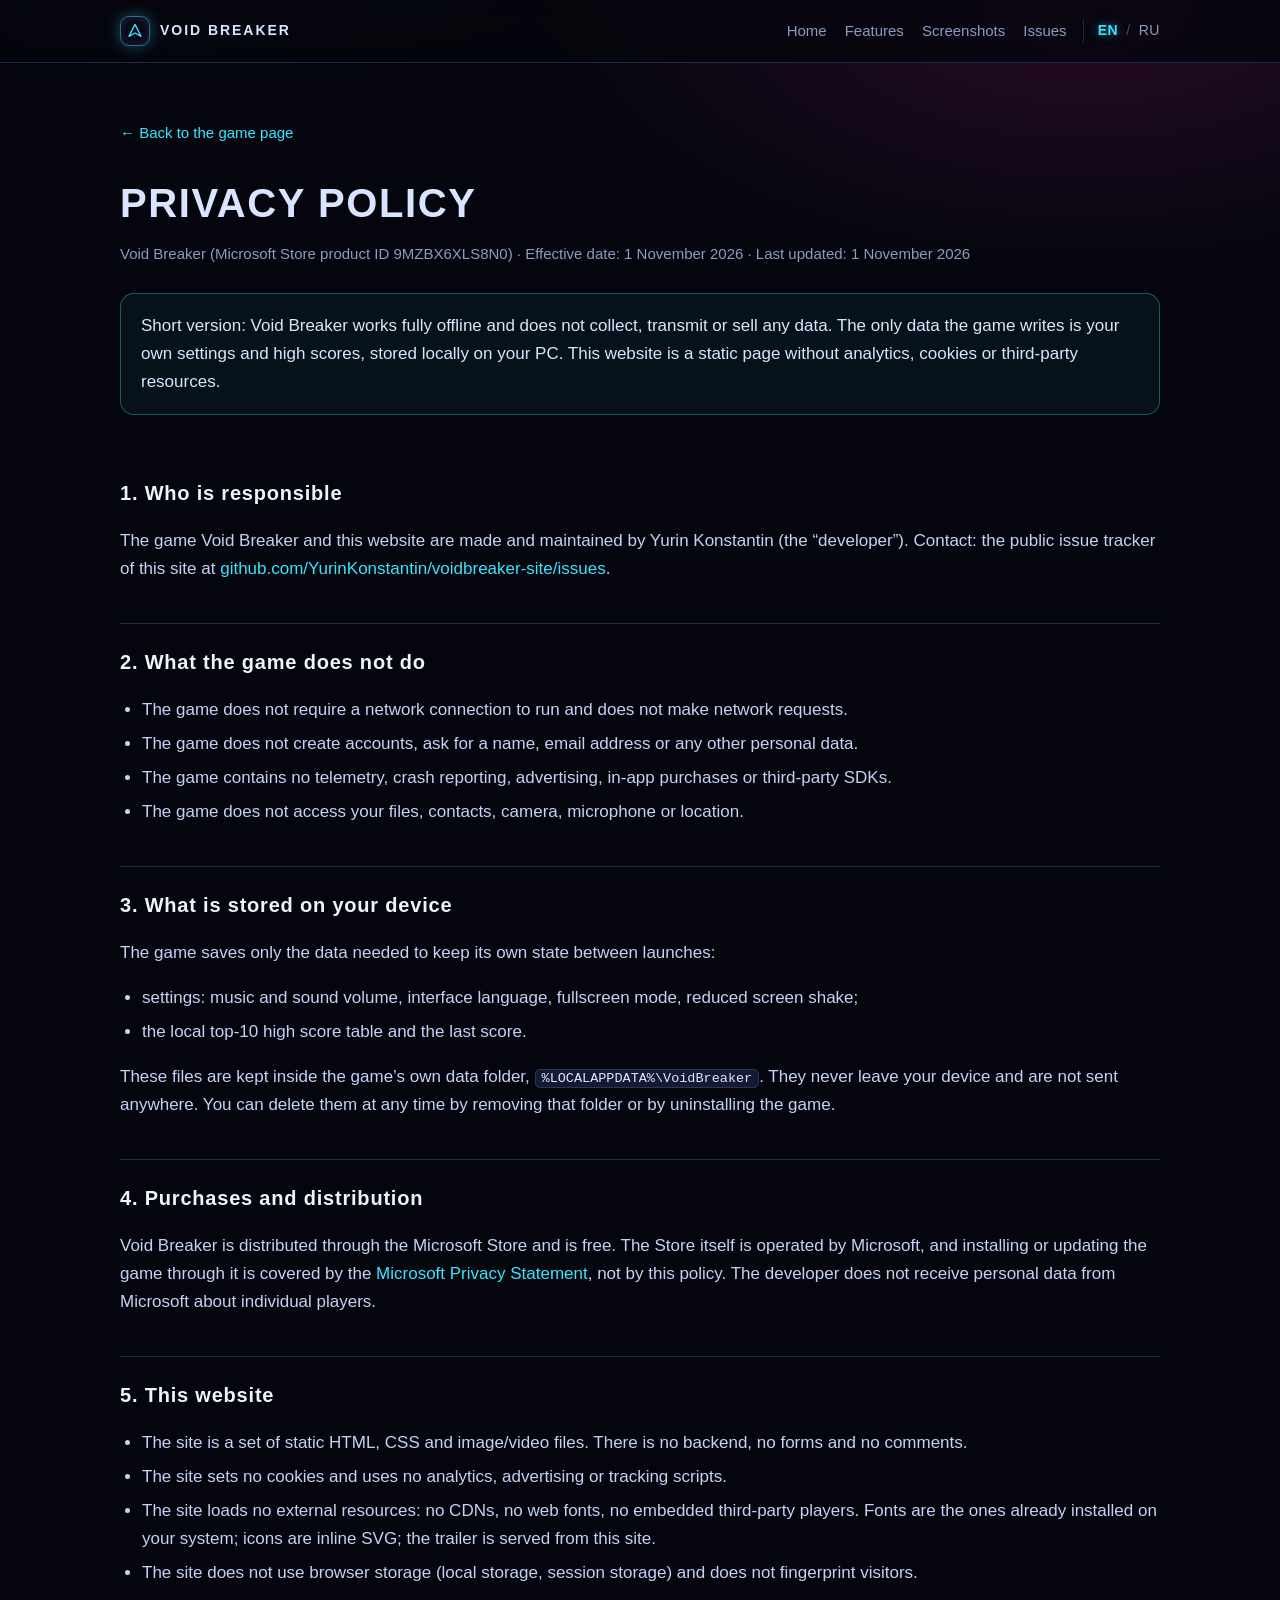
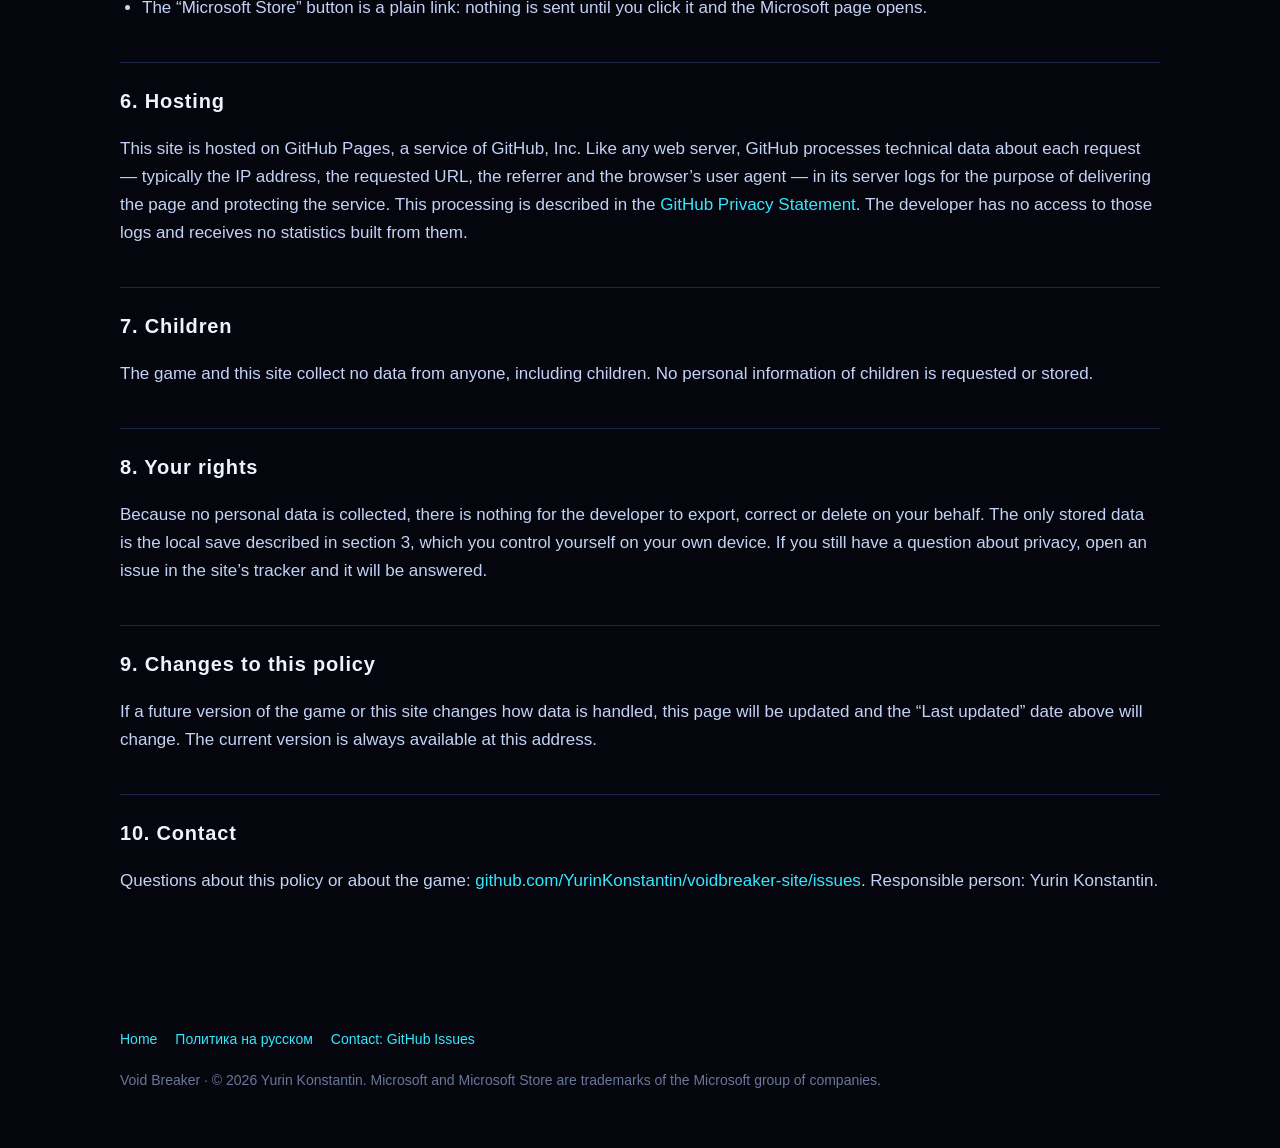
<file: privacy.html>
<!DOCTYPE html>
<html lang="en">
<head>
<meta charset="utf-8">
<meta name="viewport" content="width=device-width, initial-scale=1">
<title>Privacy policy — Void Breaker</title>
<meta name="description" content="Void Breaker privacy policy: the game is fully offline, no data is collected, only settings and high scores are stored locally. This site is static, with no analytics and no cookies.">
<link rel="canonical" href="https://yurinkonstantin.github.io/voidbreaker-site/privacy.html">
<link rel="alternate" hreflang="en" href="https://yurinkonstantin.github.io/voidbreaker-site/privacy.html">
<link rel="alternate" hreflang="ru" href="https://yurinkonstantin.github.io/voidbreaker-site/ru/privacy.html">
<link rel="alternate" hreflang="x-default" href="https://yurinkonstantin.github.io/voidbreaker-site/privacy.html">
<meta name="theme-color" content="#05060d">
<link rel="icon" href="assets/img/icon-512.png" type="image/png">
<link rel="stylesheet" href="styles.css">
</head>
<body>

<header class="site-header">
  <div class="wrap">
    <a class="brand" href="index.html">
      <span class="brand-mark" aria-hidden="true">
        <svg viewBox="0 0 24 24" fill="none" stroke="#35e6ff" stroke-width="2" stroke-linecap="round" stroke-linejoin="round"><path d="M12 2 21 20 12 15 3 20Z"/></svg>
      </span>
      Void Breaker
    </a>
    <nav class="main-nav" aria-label="Main navigation">
      <a href="index.html">Home</a>
      <a href="index.html#features">Features</a>
      <a href="index.html#screenshots">Screenshots</a>
      <a href="https://github.com/YurinKonstantin/voidbreaker-site/issues" rel="noopener">Issues</a>
    </nav>
    <div class="lang-switch" aria-label="Language">
      <a href="privacy.html" class="is-active" hreflang="en" aria-current="page">EN</a>
      <span aria-hidden="true">/</span>
      <a href="ru/privacy.html" hreflang="ru" lang="ru">RU</a>
    </div>
  </div>
</header>

<main class="legal">
  <div class="wrap">
    <a class="back-link" href="index.html">← Back to the game page</a>
    <h1>Privacy policy</h1>
    <p class="meta">Void Breaker (Microsoft Store product ID 9MZBX6XLS8N0) · Effective date: 1 November 2026 · Last updated: 1 November 2026</p>

    <p class="lede-box">Short version: Void Breaker works fully offline and does not collect, transmit or sell any data. The only data the game writes is your own settings and high scores, stored locally on your PC. This website is a static page without analytics, cookies or third-party resources.</p>

    <h2>1. Who is responsible</h2>
    <p>The game Void Breaker and this website are made and maintained by Yurin Konstantin (the “developer”). Contact: the public issue tracker of this site at <a href="https://github.com/YurinKonstantin/voidbreaker-site/issues" rel="noopener">github.com/YurinKonstantin/voidbreaker-site/issues</a>.</p>

    <h2>2. What the game does not do</h2>
    <ul>
      <li>The game does not require a network connection to run and does not make network requests.</li>
      <li>The game does not create accounts, ask for a name, email address or any other personal data.</li>
      <li>The game contains no telemetry, crash reporting, advertising, in-app purchases or third-party SDKs.</li>
      <li>The game does not access your files, contacts, camera, microphone or location.</li>
    </ul>

    <h2>3. What is stored on your device</h2>
    <p>The game saves only the data needed to keep its own state between launches:</p>
    <ul>
      <li>settings: music and sound volume, interface language, fullscreen mode, reduced screen shake;</li>
      <li>the local top-10 high score table and the last score.</li>
    </ul>
    <p>These files are kept inside the game’s own data folder, <code>%LOCALAPPDATA%\VoidBreaker</code>. They never leave your device and are not sent anywhere. You can delete them at any time by removing that folder or by uninstalling the game.</p>

    <h2>4. Purchases and distribution</h2>
    <p>Void Breaker is distributed through the Microsoft Store and is free. The Store itself is operated by Microsoft, and installing or updating the game through it is covered by the <a href="https://privacy.microsoft.com/privacystatement" rel="noopener">Microsoft Privacy Statement</a>, not by this policy. The developer does not receive personal data from Microsoft about individual players.</p>

    <h2>5. This website</h2>
    <ul>
      <li>The site is a set of static HTML, CSS and image/video files. There is no backend, no forms and no comments.</li>
      <li>The site sets no cookies and uses no analytics, advertising or tracking scripts.</li>
      <li>The site loads no external resources: no CDNs, no web fonts, no embedded third-party players. Fonts are the ones already installed on your system; icons are inline SVG; the trailer is served from this site.</li>
      <li>The site does not use browser storage (local storage, session storage) and does not fingerprint visitors.</li>
      <li>The “Microsoft Store” button is a plain link: nothing is sent until you click it and the Microsoft page opens.</li>
    </ul>

    <h2>6. Hosting</h2>
    <p>This site is hosted on GitHub Pages, a service of GitHub, Inc. Like any web server, GitHub processes technical data about each request — typically the IP address, the requested URL, the referrer and the browser’s user agent — in its server logs for the purpose of delivering the page and protecting the service. This processing is described in the <a href="https://docs.github.com/en/site-policy/privacy-policies/github-general-privacy-statement" rel="noopener">GitHub Privacy Statement</a>. The developer has no access to those logs and receives no statistics built from them.</p>

    <h2>7. Children</h2>
    <p>The game and this site collect no data from anyone, including children. No personal information of children is requested or stored.</p>

    <h2>8. Your rights</h2>
    <p>Because no personal data is collected, there is nothing for the developer to export, correct or delete on your behalf. The only stored data is the local save described in section 3, which you control yourself on your own device. If you still have a question about privacy, open an issue in the site’s tracker and it will be answered.</p>

    <h2>9. Changes to this policy</h2>
    <p>If a future version of the game or this site changes how data is handled, this page will be updated and the “Last updated” date above will change. The current version is always available at this address.</p>

    <h2>10. Contact</h2>
    <p>Questions about this policy or about the game: <a href="https://github.com/YurinKonstantin/voidbreaker-site/issues" rel="noopener">github.com/YurinKonstantin/voidbreaker-site/issues</a>. Responsible person: Yurin Konstantin.</p>
  </div>
</main>

<footer class="site-footer">
  <div class="wrap">
    <div class="footer-links">
      <a href="index.html">Home</a>
      <a href="ru/privacy.html" hreflang="ru" lang="ru">Политика на русском</a>
      <a href="https://github.com/YurinKonstantin/voidbreaker-site/issues" rel="noopener">Contact: GitHub Issues</a>
    </div>
    <p class="footer-legal">Void Breaker · © 2026 Yurin Konstantin. Microsoft and Microsoft Store are trademarks of the Microsoft group of companies.</p>
  </div>
</footer>

</body>
</html>
</file>
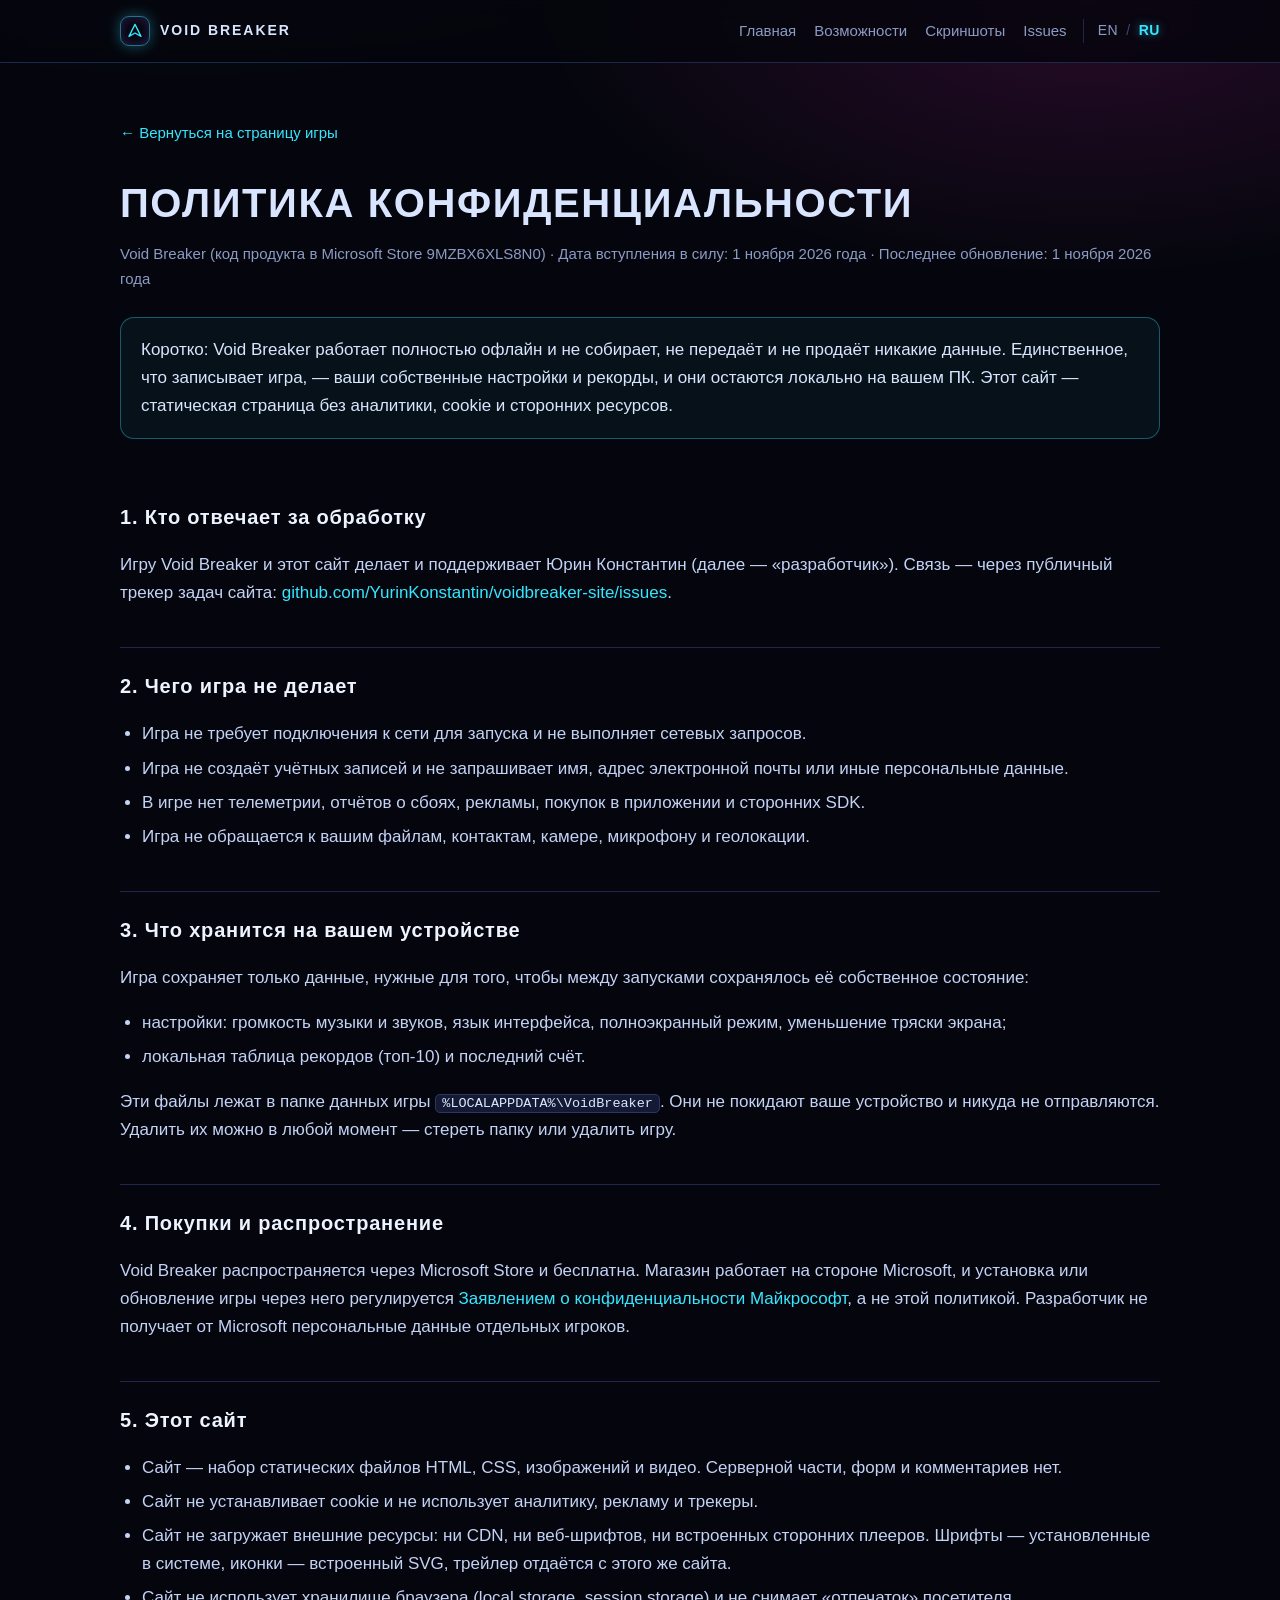
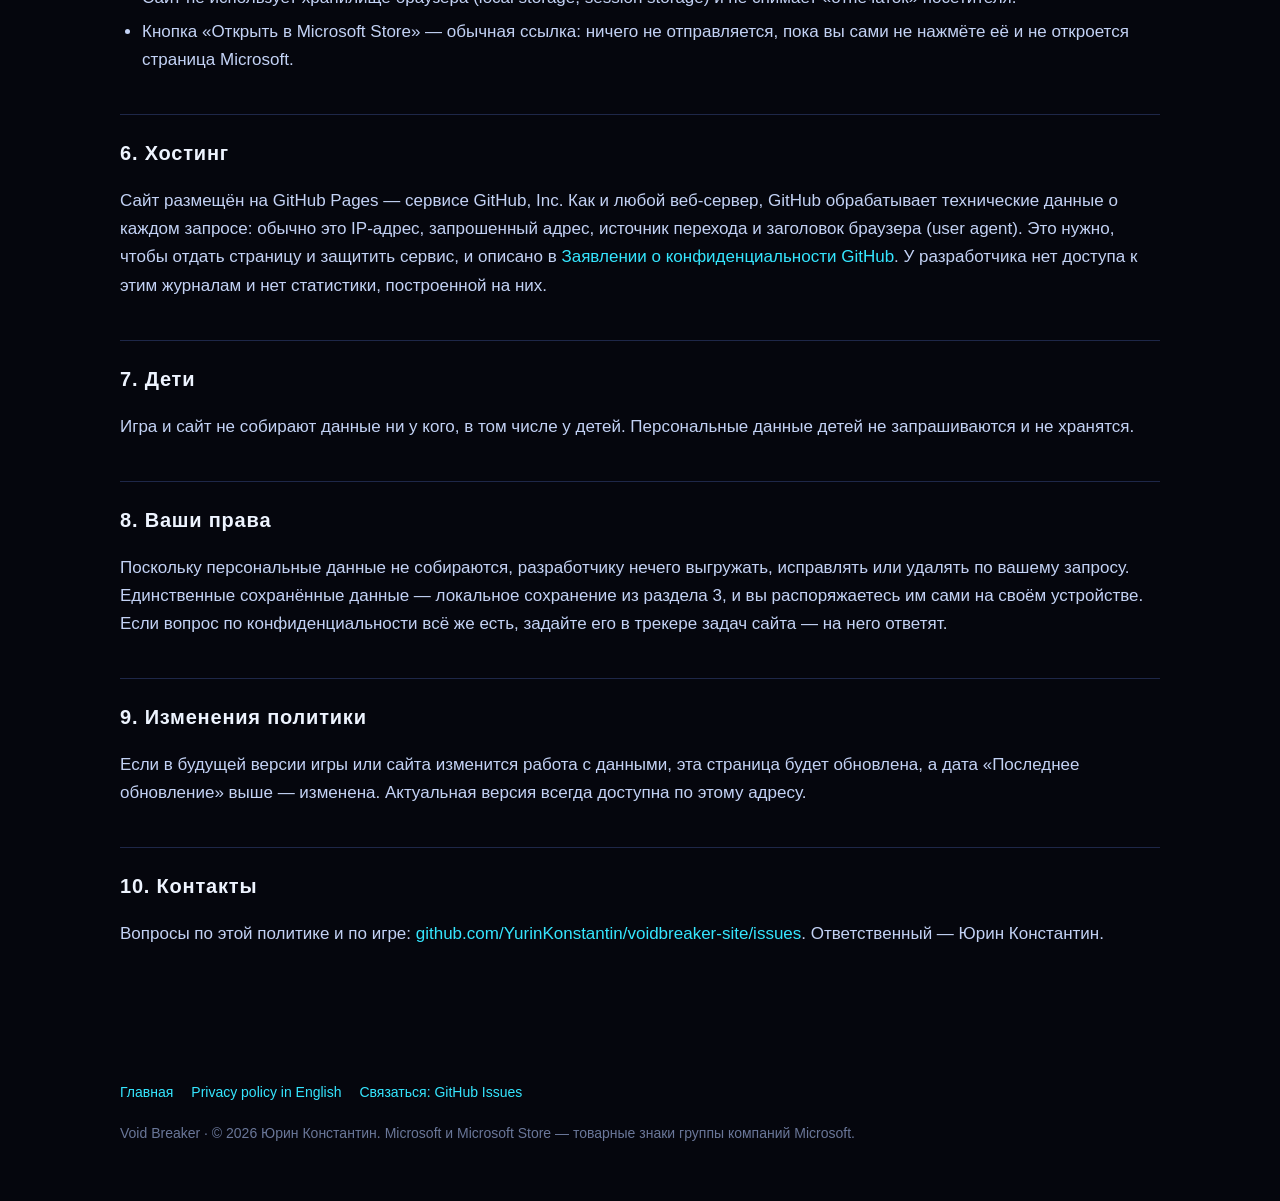
<file: ru/privacy.html>
<!DOCTYPE html>
<html lang="ru">
<head>
<meta charset="utf-8">
<meta name="viewport" content="width=device-width, initial-scale=1">
<title>Политика конфиденциальности — Void Breaker</title>
<meta name="description" content="Политика конфиденциальности Void Breaker: игра работает полностью офлайн, данные не собираются, локально хранятся только настройки и рекорды. Сайт статический, без аналитики и cookie.">
<link rel="canonical" href="https://yurinkonstantin.github.io/voidbreaker-site/ru/privacy.html">
<link rel="alternate" hreflang="en" href="https://yurinkonstantin.github.io/voidbreaker-site/privacy.html">
<link rel="alternate" hreflang="ru" href="https://yurinkonstantin.github.io/voidbreaker-site/ru/privacy.html">
<link rel="alternate" hreflang="x-default" href="https://yurinkonstantin.github.io/voidbreaker-site/privacy.html">
<meta name="theme-color" content="#05060d">
<link rel="icon" href="../assets/img/icon-512.png" type="image/png">
<link rel="stylesheet" href="../styles.css">
</head>
<body>

<header class="site-header">
  <div class="wrap">
    <a class="brand" href="index.html">
      <span class="brand-mark" aria-hidden="true">
        <svg viewBox="0 0 24 24" fill="none" stroke="#35e6ff" stroke-width="2" stroke-linecap="round" stroke-linejoin="round"><path d="M12 2 21 20 12 15 3 20Z"/></svg>
      </span>
      Void Breaker
    </a>
    <nav class="main-nav" aria-label="Основная навигация">
      <a href="index.html">Главная</a>
      <a href="index.html#features">Возможности</a>
      <a href="index.html#screenshots">Скриншоты</a>
      <a href="https://github.com/YurinKonstantin/voidbreaker-site/issues" rel="noopener">Issues</a>
    </nav>
    <div class="lang-switch" aria-label="Язык">
      <a href="../privacy.html" hreflang="en" lang="en">EN</a>
      <span aria-hidden="true">/</span>
      <a href="privacy.html" class="is-active" hreflang="ru" aria-current="page">RU</a>
    </div>
  </div>
</header>

<main class="legal">
  <div class="wrap">
    <a class="back-link" href="index.html">← Вернуться на страницу игры</a>
    <h1>Политика конфиденциальности</h1>
    <p class="meta">Void Breaker (код продукта в Microsoft Store 9MZBX6XLS8N0) · Дата вступления в силу: 1 ноября 2026 года · Последнее обновление: 1 ноября 2026 года</p>

    <p class="lede-box">Коротко: Void Breaker работает полностью офлайн и не собирает, не передаёт и не продаёт никакие данные. Единственное, что записывает игра, — ваши собственные настройки и рекорды, и они остаются локально на вашем ПК. Этот сайт — статическая страница без аналитики, cookie и сторонних ресурсов.</p>

    <h2>1. Кто отвечает за обработку</h2>
    <p>Игру Void Breaker и этот сайт делает и поддерживает Юрин Константин (далее — «разработчик»). Связь — через публичный трекер задач сайта: <a href="https://github.com/YurinKonstantin/voidbreaker-site/issues" rel="noopener">github.com/YurinKonstantin/voidbreaker-site/issues</a>.</p>

    <h2>2. Чего игра не делает</h2>
    <ul>
      <li>Игра не требует подключения к сети для запуска и не выполняет сетевых запросов.</li>
      <li>Игра не создаёт учётных записей и не запрашивает имя, адрес электронной почты или иные персональные данные.</li>
      <li>В игре нет телеметрии, отчётов о сбоях, рекламы, покупок в приложении и сторонних SDK.</li>
      <li>Игра не обращается к вашим файлам, контактам, камере, микрофону и геолокации.</li>
    </ul>

    <h2>3. Что хранится на вашем устройстве</h2>
    <p>Игра сохраняет только данные, нужные для того, чтобы между запусками сохранялось её собственное состояние:</p>
    <ul>
      <li>настройки: громкость музыки и звуков, язык интерфейса, полноэкранный режим, уменьшение тряски экрана;</li>
      <li>локальная таблица рекордов (топ-10) и последний счёт.</li>
    </ul>
    <p>Эти файлы лежат в папке данных игры <code>%LOCALAPPDATA%\VoidBreaker</code>. Они не покидают ваше устройство и никуда не отправляются. Удалить их можно в любой момент — стереть папку или удалить игру.</p>

    <h2>4. Покупки и распространение</h2>
    <p>Void Breaker распространяется через Microsoft Store и бесплатна. Магазин работает на стороне Microsoft, и установка или обновление игры через него регулируется <a href="https://privacy.microsoft.com/ru-RU/privacystatement" rel="noopener">Заявлением о конфиденциальности Майкрософт</a>, а не этой политикой. Разработчик не получает от Microsoft персональные данные отдельных игроков.</p>

    <h2>5. Этот сайт</h2>
    <ul>
      <li>Сайт — набор статических файлов HTML, CSS, изображений и видео. Серверной части, форм и комментариев нет.</li>
      <li>Сайт не устанавливает cookie и не использует аналитику, рекламу и трекеры.</li>
      <li>Сайт не загружает внешние ресурсы: ни CDN, ни веб-шрифтов, ни встроенных сторонних плееров. Шрифты — установленные в системе, иконки — встроенный SVG, трейлер отдаётся с этого же сайта.</li>
      <li>Сайт не использует хранилище браузера (local storage, session storage) и не снимает «отпечаток» посетителя.</li>
      <li>Кнопка «Открыть в Microsoft Store» — обычная ссылка: ничего не отправляется, пока вы сами не нажмёте её и не откроется страница Microsoft.</li>
    </ul>

    <h2>6. Хостинг</h2>
    <p>Сайт размещён на GitHub Pages — сервисе GitHub, Inc. Как и любой веб-сервер, GitHub обрабатывает технические данные о каждом запросе: обычно это IP-адрес, запрошенный адрес, источник перехода и заголовок браузера (user agent). Это нужно, чтобы отдать страницу и защитить сервис, и описано в <a href="https://docs.github.com/ru/site-policy/privacy-policies/github-general-privacy-statement" rel="noopener">Заявлении о конфиденциальности GitHub</a>. У разработчика нет доступа к этим журналам и нет статистики, построенной на них.</p>

    <h2>7. Дети</h2>
    <p>Игра и сайт не собирают данные ни у кого, в том числе у детей. Персональные данные детей не запрашиваются и не хранятся.</p>

    <h2>8. Ваши права</h2>
    <p>Поскольку персональные данные не собираются, разработчику нечего выгружать, исправлять или удалять по вашему запросу. Единственные сохранённые данные — локальное сохранение из раздела 3, и вы распоряжаетесь им сами на своём устройстве. Если вопрос по конфиденциальности всё же есть, задайте его в трекере задач сайта — на него ответят.</p>

    <h2>9. Изменения политики</h2>
    <p>Если в будущей версии игры или сайта изменится работа с данными, эта страница будет обновлена, а дата «Последнее обновление» выше — изменена. Актуальная версия всегда доступна по этому адресу.</p>

    <h2>10. Контакты</h2>
    <p>Вопросы по этой политике и по игре: <a href="https://github.com/YurinKonstantin/voidbreaker-site/issues" rel="noopener">github.com/YurinKonstantin/voidbreaker-site/issues</a>. Ответственный — Юрин Константин.</p>
  </div>
</main>

<footer class="site-footer">
  <div class="wrap">
    <div class="footer-links">
      <a href="index.html">Главная</a>
      <a href="../privacy.html" hreflang="en" lang="en">Privacy policy in English</a>
      <a href="https://github.com/YurinKonstantin/voidbreaker-site/issues" rel="noopener">Связаться: GitHub Issues</a>
    </div>
    <p class="footer-legal">Void Breaker · © 2026 Юрин Константин. Microsoft и Microsoft Store — товарные знаки группы компаний Microsoft.</p>
  </div>
</footer>

</body>
</html>
</file>
<file: styles.css>
/* Void Breaker — site styles. No external resources, system fonts only. */

:root {
  --bg: #05060d;
  --bg-soft: #090c1a;
  --panel: #0d1124;
  --panel-2: #11162e;
  --line: #1e2748;
  --text: #d9e5ff;
  --muted: #8c9bc4;
  --cyan: #35e6ff;
  --magenta: #ff2bd6;
  --violet: #8b5cff;
  --radius: 14px;
  --maxw: 1080px;
}

* { box-sizing: border-box; }

html { scroll-behavior: smooth; }

body {
  margin: 0;
  background:
    radial-gradient(1200px 600px at 15% -10%, rgba(53, 230, 255, .16), transparent 60%),
    radial-gradient(1000px 500px at 85% 0%, rgba(255, 43, 214, .14), transparent 55%),
    var(--bg);
  color: var(--text);
  font-family: "Segoe UI", -apple-system, BlinkMacSystemFont, Roboto, Arial, sans-serif;
  font-size: 17px;
  line-height: 1.65;
  -webkit-font-smoothing: antialiased;
}

img, video { max-width: 100%; height: auto; display: block; }

a { color: var(--cyan); text-decoration: none; }
a:hover { text-decoration: underline; }

:focus-visible {
  outline: 2px solid var(--cyan);
  outline-offset: 3px;
  border-radius: 6px;
}

.wrap { width: 100%; max-width: var(--maxw); margin: 0 auto; padding: 0 20px; }

/* ---------- Header ---------- */

.site-header {
  position: sticky;
  top: 0;
  z-index: 20;
  backdrop-filter: blur(10px);
  background: rgba(5, 6, 13, .82);
  border-bottom: 1px solid var(--line);
}

.site-header .wrap {
  display: flex;
  align-items: center;
  gap: 16px;
  min-height: 62px;
  flex-wrap: wrap;
}

.brand {
  display: inline-flex;
  align-items: center;
  gap: 10px;
  font-weight: 700;
  letter-spacing: .14em;
  text-transform: uppercase;
  font-size: 14px;
  color: var(--text);
}

.brand:hover { text-decoration: none; color: var(--cyan); }

.brand-mark {
  display: inline-grid;
  place-items: center;
  width: 30px;
  height: 30px;
  border-radius: 9px;
  border: 1px solid rgba(53, 230, 255, .5);
  box-shadow: 0 0 14px rgba(53, 230, 255, .35), inset 0 0 12px rgba(139, 92, 255, .28);
}

.brand-mark svg { width: 16px; height: 16px; display: block; }

.main-nav {
  display: flex;
  gap: 18px;
  margin-left: auto;
  flex-wrap: wrap;
  font-size: 15px;
}

.main-nav a { color: var(--muted); }
.main-nav a:hover { color: var(--text); }

.lang-switch {
  display: inline-flex;
  align-items: center;
  gap: 8px;
  padding-left: 14px;
  border-left: 1px solid var(--line);
  font-size: 14px;
  letter-spacing: .04em;
}

.lang-switch a { color: var(--muted); }
.lang-switch a:hover { color: var(--text); text-decoration: none; }
.lang-switch a.is-active {
  color: var(--cyan);
  font-weight: 700;
  text-shadow: 0 0 10px rgba(53, 230, 255, .55);
}

.lang-switch span { color: #3d4770; }

/* ---------- Hero ---------- */

.hero {
  position: relative;
  overflow: hidden;
  border-bottom: 1px solid var(--line);
}

.hero-bg {
  position: absolute;
  inset: 0;
  background-image: url("assets/img/hero-1920x1080.png");
  background-size: cover;
  background-position: center 40%;
  opacity: .38;
  filter: saturate(1.15);
}

.hero::after {
  content: "";
  position: absolute;
  inset: 0;
  background: linear-gradient(180deg, rgba(5, 6, 13, .55) 0%, rgba(5, 6, 13, .78) 55%, var(--bg) 100%);
}

.hero .wrap {
  position: relative;
  z-index: 1;
  padding-top: 84px;
  padding-bottom: 84px;
  display: grid;
  gap: 26px;
  justify-items: start;
}

.eyebrow {
  margin: 0;
  font-size: 13px;
  letter-spacing: .28em;
  text-transform: uppercase;
  color: var(--cyan);
  text-shadow: 0 0 14px rgba(53, 230, 255, .6);
}

.hero h1 {
  margin: 0;
  font-size: clamp(40px, 8vw, 76px);
  line-height: 1.02;
  letter-spacing: .02em;
  text-transform: uppercase;
  font-weight: 800;
  text-shadow: 0 0 26px rgba(53, 230, 255, .38), 0 0 60px rgba(255, 43, 214, .22);
}

.hero .tagline {
  margin: 0;
  font-size: clamp(18px, 2.6vw, 23px);
  color: #b9c9ee;
  max-width: 42ch;
}

.hero .lede {
  margin: 0;
  max-width: 62ch;
  color: var(--muted);
}

.hero-actions { display: flex; gap: 14px; flex-wrap: wrap; align-items: center; }

/* ---------- Store button ---------- */

.store-button {
  display: inline-flex;
  align-items: center;
  gap: 12px;
  padding: 13px 22px 13px 18px;
  border-radius: 10px;
  border: 1px solid rgba(53, 230, 255, .55);
  background: linear-gradient(135deg, rgba(53, 230, 255, .14), rgba(255, 43, 214, .12));
  color: var(--text);
  font-weight: 600;
  font-size: 16px;
  box-shadow: 0 0 20px rgba(53, 230, 255, .28), inset 0 0 18px rgba(139, 92, 255, .18);
  transition: transform .15s ease, box-shadow .15s ease, border-color .15s ease;
}

.store-button:hover {
  text-decoration: none;
  transform: translateY(-2px);
  border-color: var(--cyan);
  box-shadow: 0 0 30px rgba(53, 230, 255, .45), inset 0 0 22px rgba(139, 92, 255, .26);
}

.store-button svg { width: 22px; height: 22px; flex: none; }

.store-button small {
  display: block;
  font-size: 11px;
  letter-spacing: .16em;
  text-transform: uppercase;
  color: var(--muted);
  font-weight: 600;
}

.store-button strong { font-size: 17px; font-weight: 700; }

.ghost-button {
  display: inline-flex;
  align-items: center;
  gap: 8px;
  padding: 12px 20px;
  border-radius: 10px;
  border: 1px solid var(--line);
  background: rgba(13, 17, 36, .7);
  color: var(--text);
  font-size: 15px;
}

.ghost-button:hover { text-decoration: none; border-color: rgba(53, 230, 255, .6); color: var(--cyan); }

/* ---------- Sections ---------- */

.section { padding: 64px 0; border-bottom: 1px solid var(--line); }
.section:last-of-type { border-bottom: 0; }

.section h2 {
  margin: 0 0 8px;
  font-size: clamp(24px, 3.4vw, 32px);
  letter-spacing: .06em;
  text-transform: uppercase;
  font-weight: 700;
}

.section h2::after {
  content: "";
  display: block;
  width: 64px;
  height: 2px;
  margin-top: 12px;
  background: linear-gradient(90deg, var(--cyan), var(--magenta));
  box-shadow: 0 0 12px rgba(53, 230, 255, .8);
}

.section-intro { margin: 18px 0 0; color: var(--muted); max-width: 72ch; }

.grid-3 {
  display: grid;
  gap: 16px;
  margin-top: 28px;
  grid-template-columns: repeat(auto-fit, minmax(240px, 1fr));
}

.card {
  padding: 18px 20px;
  border-radius: var(--radius);
  border: 1px solid var(--line);
  background: linear-gradient(160deg, var(--panel), var(--bg-soft));
}

.card h3 {
  margin: 0 0 6px;
  font-size: 16px;
  letter-spacing: .02em;
  color: #eef4ff;
}

.card p { margin: 0; color: var(--muted); font-size: 15px; }

.feature-list {
  margin: 26px 0 0;
  padding: 0;
  list-style: none;
  display: grid;
  gap: 12px;
  grid-template-columns: repeat(auto-fit, minmax(280px, 1fr));
}

.feature-list li {
  position: relative;
  padding-left: 28px;
  color: #c3d2f5;
}

.feature-list li::before {
  content: "";
  position: absolute;
  left: 4px;
  top: .62em;
  width: 9px;
  height: 9px;
  border-radius: 2px;
  transform: rotate(45deg);
  background: var(--cyan);
  box-shadow: 0 0 10px rgba(53, 230, 255, .9);
}

/* ---------- Tables ---------- */

.table-scroll { margin-top: 26px; overflow-x: auto; border-radius: var(--radius); border: 1px solid var(--line); }

table { width: 100%; border-collapse: collapse; font-size: 15px; background: rgba(10, 13, 28, .6); }

caption { caption-side: top; text-align: left; padding: 14px 16px 0; color: var(--muted); font-size: 14px; }

th, td { padding: 12px 16px; text-align: left; border-bottom: 1px solid var(--line); vertical-align: top; }

thead th {
  font-size: 12px;
  letter-spacing: .16em;
  text-transform: uppercase;
  color: var(--cyan);
  background: rgba(53, 230, 255, .05);
}

tbody tr:last-child th, tbody tr:last-child td { border-bottom: 0; }
tbody th { color: #c3d2f5; font-weight: 600; width: 42%; }
tbody td { color: var(--muted); }

kbd {
  display: inline-block;
  min-width: 22px;
  padding: 1px 7px;
  border-radius: 6px;
  border: 1px solid #2a3560;
  border-bottom-width: 2px;
  background: #141a33;
  color: #dbe7ff;
  font-family: "Cascadia Mono", Consolas, ui-monospace, monospace;
  font-size: 13px;
  line-height: 1.5;
  white-space: nowrap;
}

/* ---------- Gallery ---------- */

.gallery {
  display: grid;
  gap: 14px;
  margin-top: 28px;
  grid-template-columns: repeat(2, minmax(0, 1fr));
}

.shot {
  margin: 0;
  border-radius: var(--radius);
  overflow: hidden;
  border: 1px solid var(--line);
  background: var(--panel);
  transition: border-color .15s ease, box-shadow .15s ease, transform .15s ease;
}

.shot:hover {
  border-color: rgba(53, 230, 255, .55);
  box-shadow: 0 0 22px rgba(53, 230, 255, .22);
  transform: translateY(-2px);
}

.shot img { width: 100%; aspect-ratio: 16 / 9; object-fit: cover; }

.shot figcaption {
  padding: 10px 14px 12px;
  font-size: 14px;
  color: var(--muted);
  border-top: 1px solid var(--line);
}

.shot:first-child { grid-column: 1 / -1; }

@media (max-width: 720px) {
  .gallery { grid-template-columns: 1fr; }
  .shot:first-child { grid-column: auto; }
}

/* ---------- Video ---------- */

.video-frame {
  margin-top: 28px;
  border-radius: var(--radius);
  overflow: hidden;
  border: 1px solid rgba(53, 230, 255, .35);
  box-shadow: 0 0 34px rgba(53, 230, 255, .16), 0 0 70px rgba(255, 43, 214, .1);
  background: #000;
}

.video-frame video { width: 100%; display: block; }

/* ---------- Footer ---------- */

.site-footer { padding: 44px 0 56px; color: var(--muted); font-size: 14px; }

.site-footer .wrap { display: grid; gap: 18px; }

.footer-links { display: flex; gap: 18px; flex-wrap: wrap; }

.footer-note { margin: 0; max-width: 78ch; }

.footer-legal { margin: 0; color: #6a7799; }

/* ---------- Legal pages ---------- */

.legal { padding: 56px 0 72px; }

.legal h1 {
  margin: 0 0 6px;
  font-size: clamp(28px, 4.4vw, 40px);
  text-transform: uppercase;
  letter-spacing: .04em;
}

.legal .meta { margin: 0; color: var(--muted); font-size: 15px; }

.legal h2 {
  margin: 40px 0 10px;
  font-size: 20px;
  letter-spacing: .04em;
  color: #eef4ff;
  padding-top: 22px;
  border-top: 1px solid var(--line);
}

.legal h2:first-of-type { border-top: 0; }

.legal p, .legal li { color: #c3d2f5; }
.legal ul { padding-left: 22px; }
.legal li { margin: 6px 0; }
.legal code {
  padding: 1px 6px;
  border-radius: 5px;
  background: #141a33;
  border: 1px solid #2a3560;
  font-family: "Cascadia Mono", Consolas, ui-monospace, monospace;
  font-size: 13.5px;
  color: #dbe7ff;
}

.legal .lede-box {
  margin: 26px 0 0;
  padding: 18px 20px;
  border-radius: var(--radius);
  border: 1px solid rgba(53, 230, 255, .35);
  background: rgba(53, 230, 255, .05);
  color: #d9e5ff;
}

.back-link { display: inline-flex; align-items: center; gap: 8px; margin-bottom: 24px; font-size: 15px; }

@media (prefers-reduced-motion: reduce) {
  html { scroll-behavior: auto; }
  * { transition: none !important; }
}

@media (max-width: 640px) {
  body { font-size: 16px; }
  .hero .wrap { padding-top: 56px; padding-bottom: 56px; }
  .section { padding: 48px 0; }
  .main-nav { font-size: 14px; gap: 14px; }
  .lang-switch { padding-left: 12px; }
  thead th { font-size: 11px; }
  th, td { padding: 10px 12px; }
}
</file>
